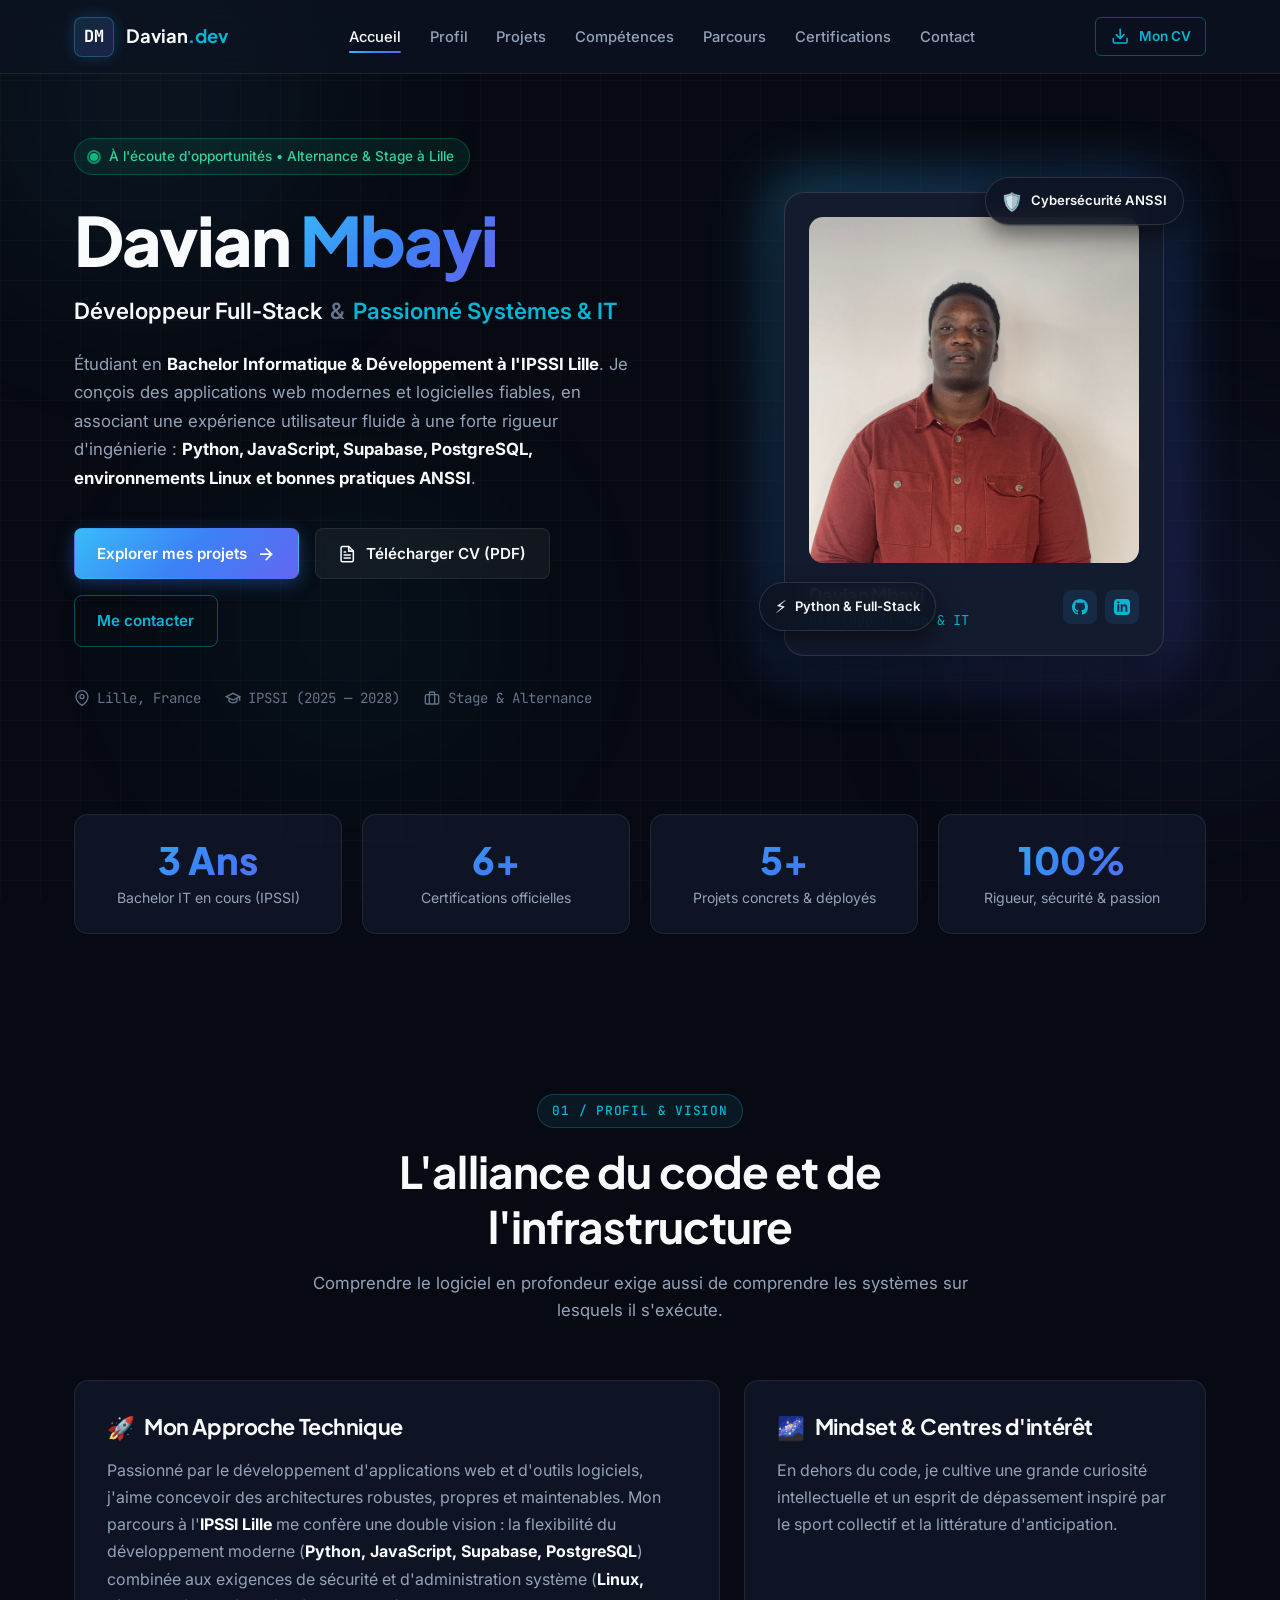
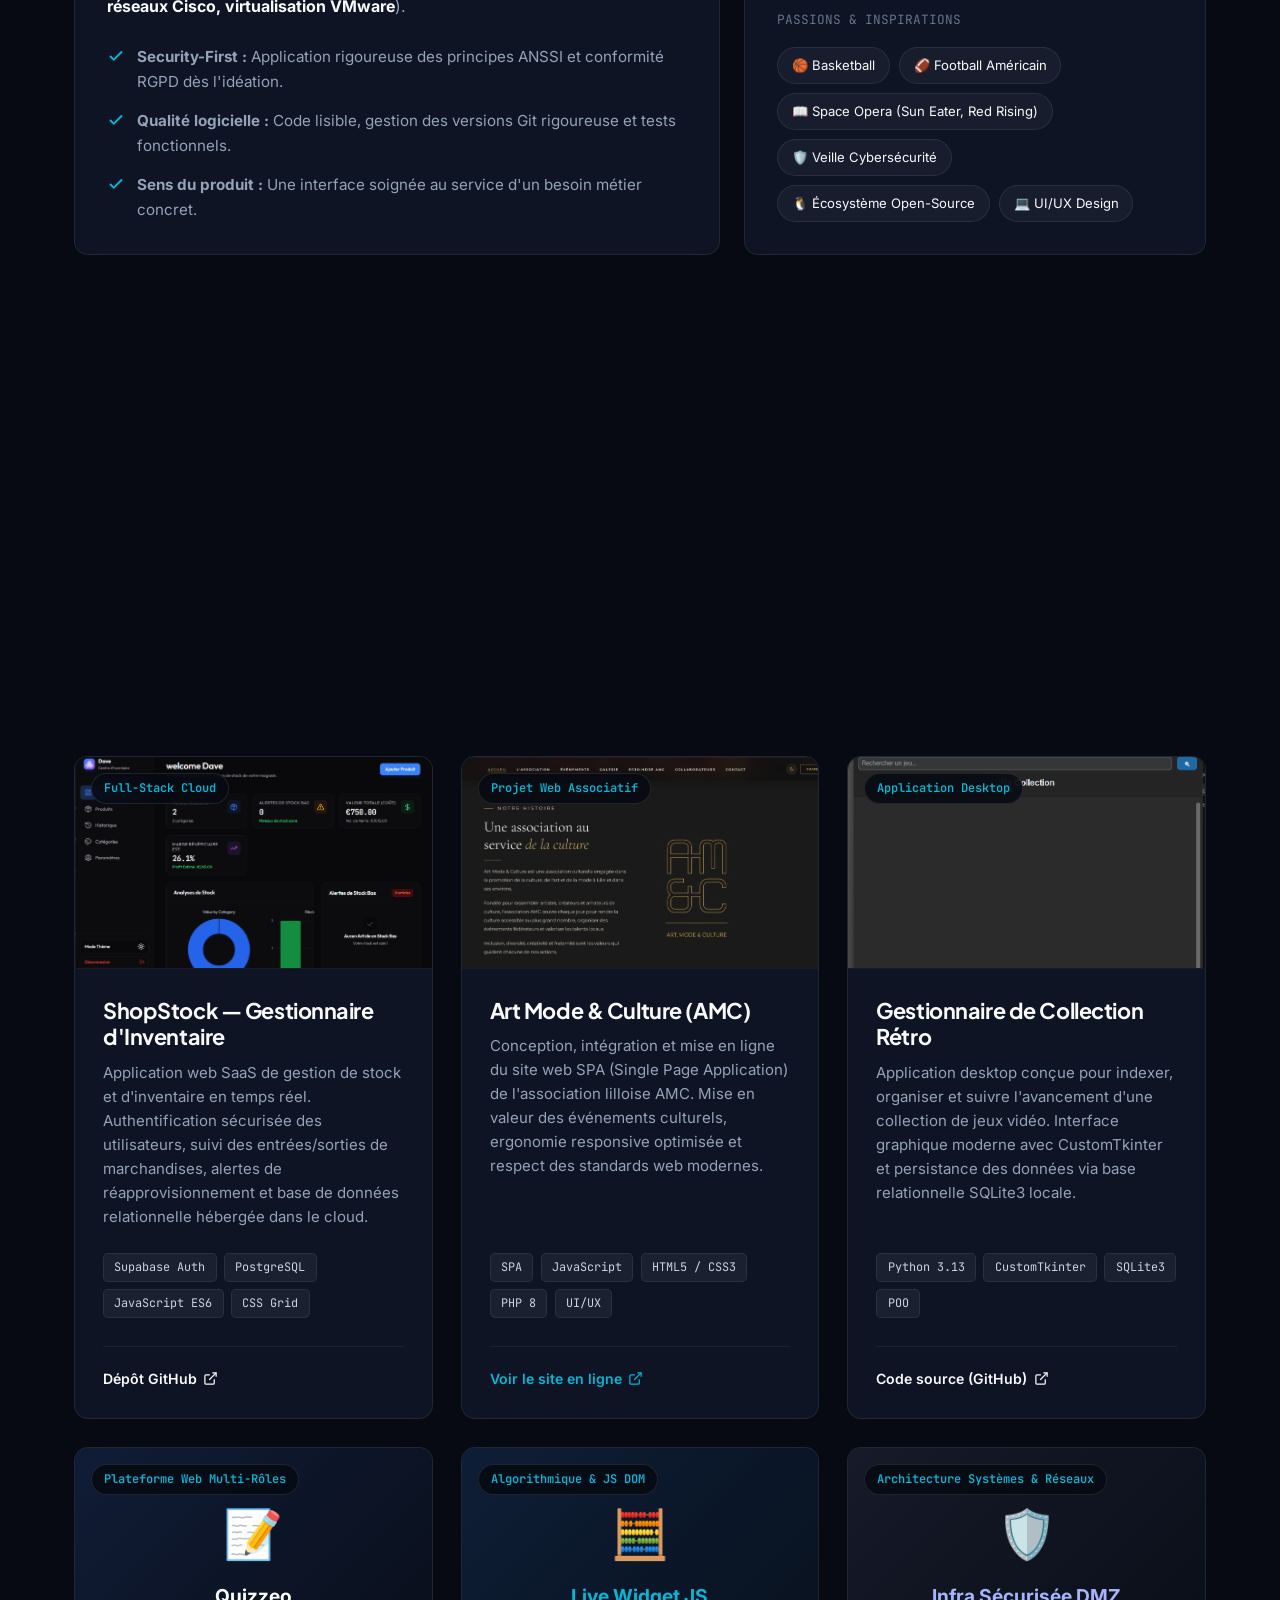
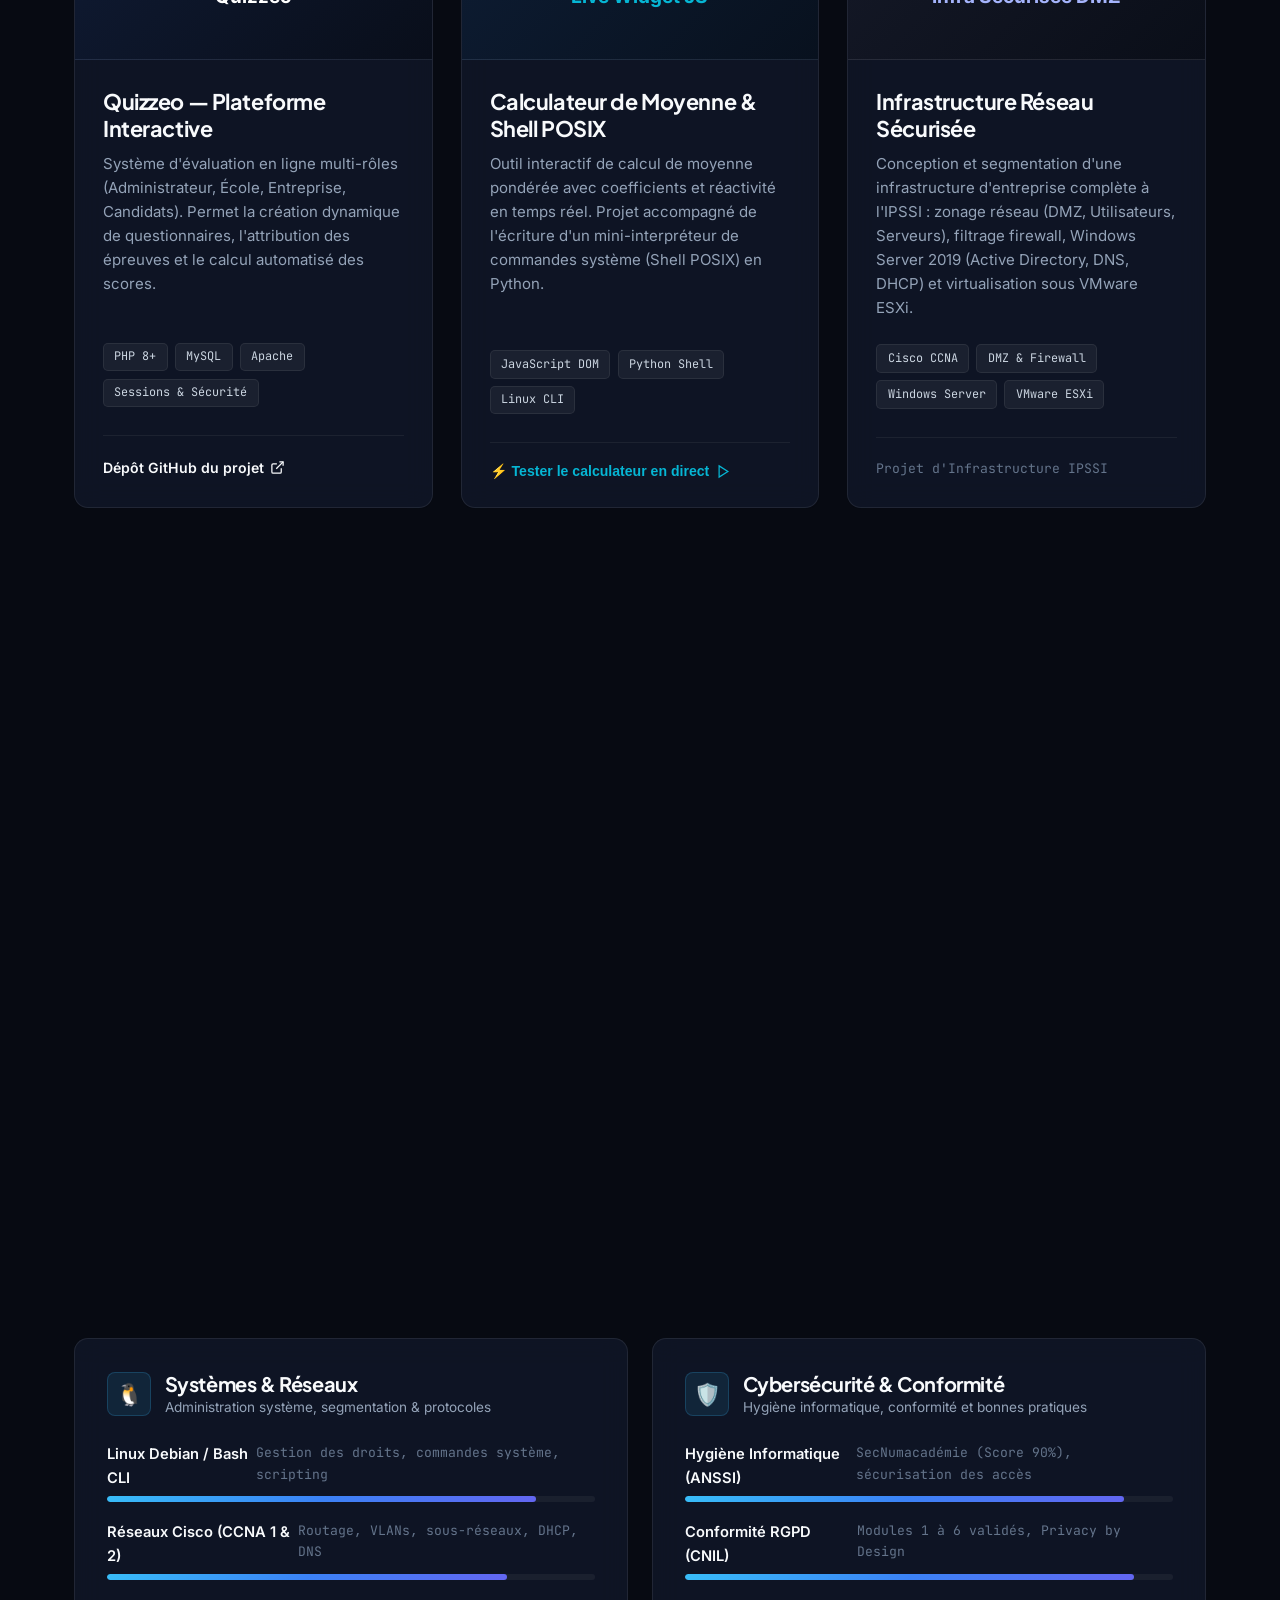
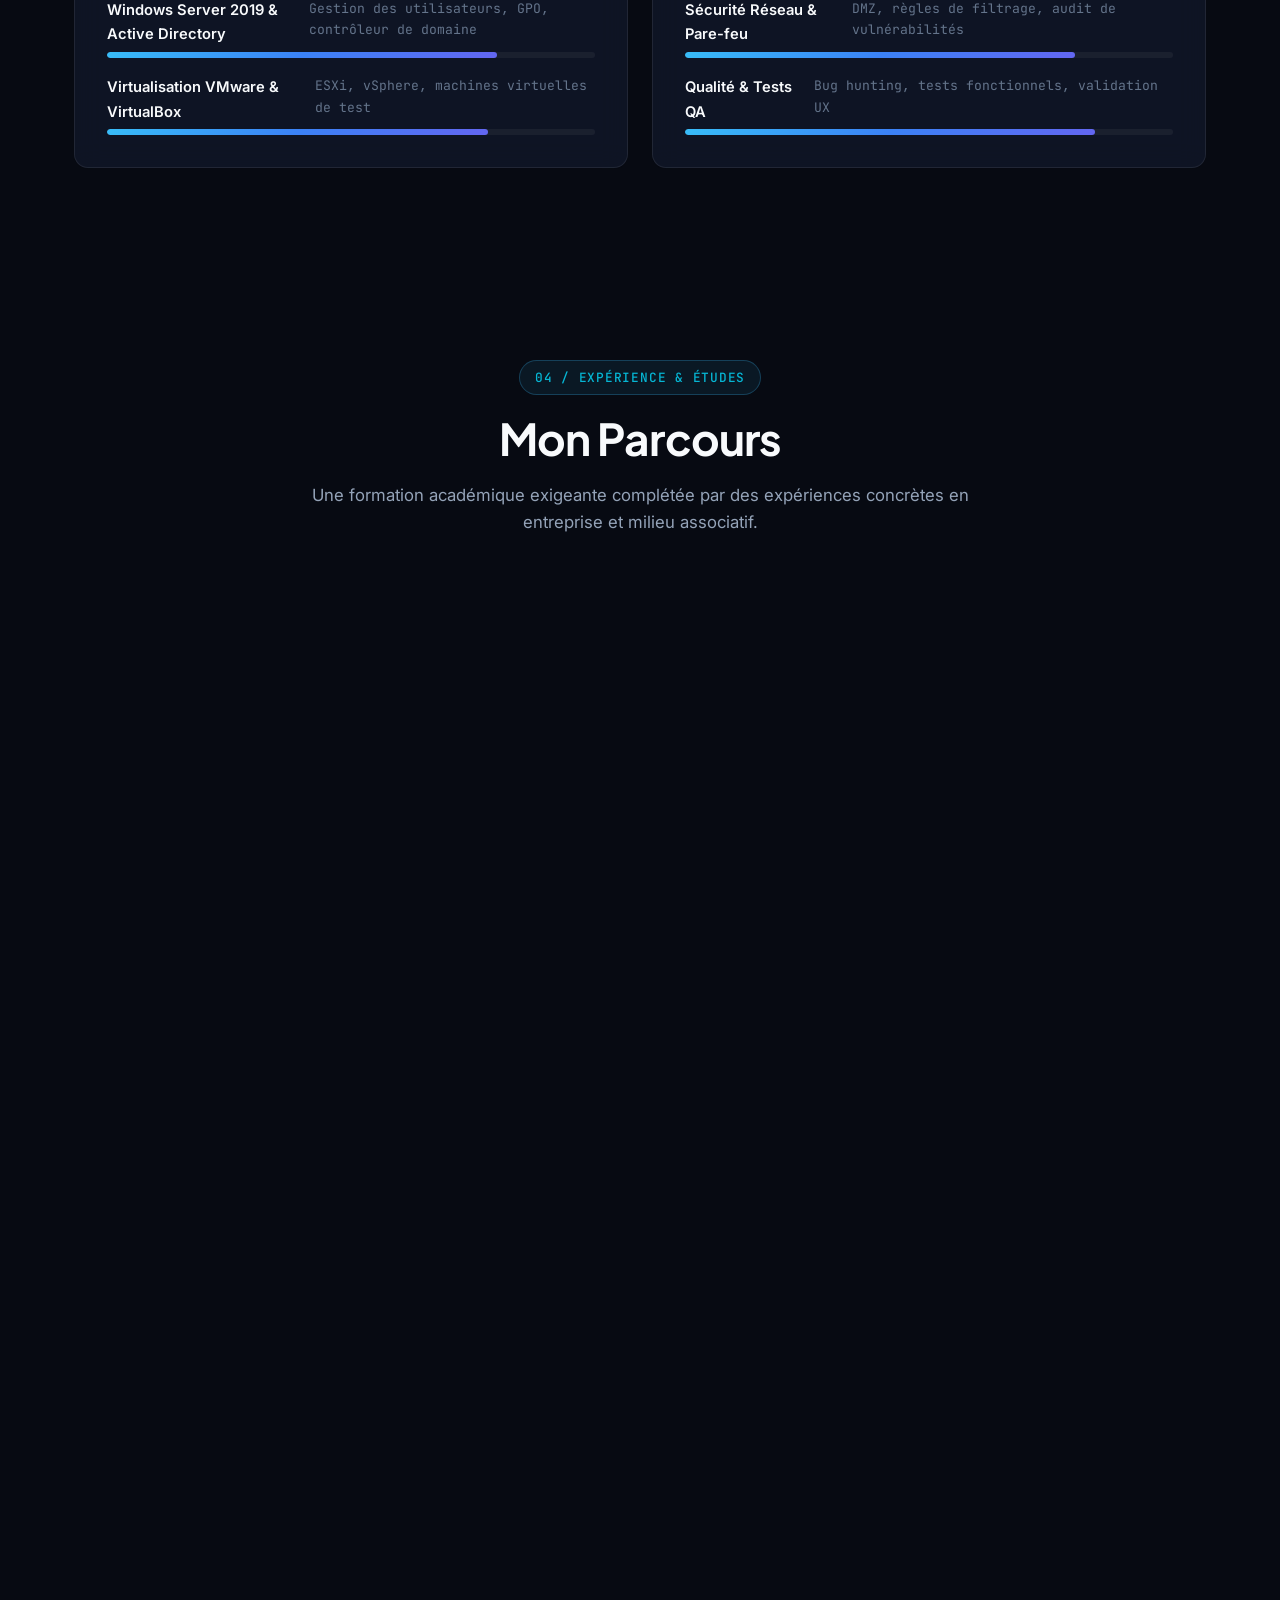
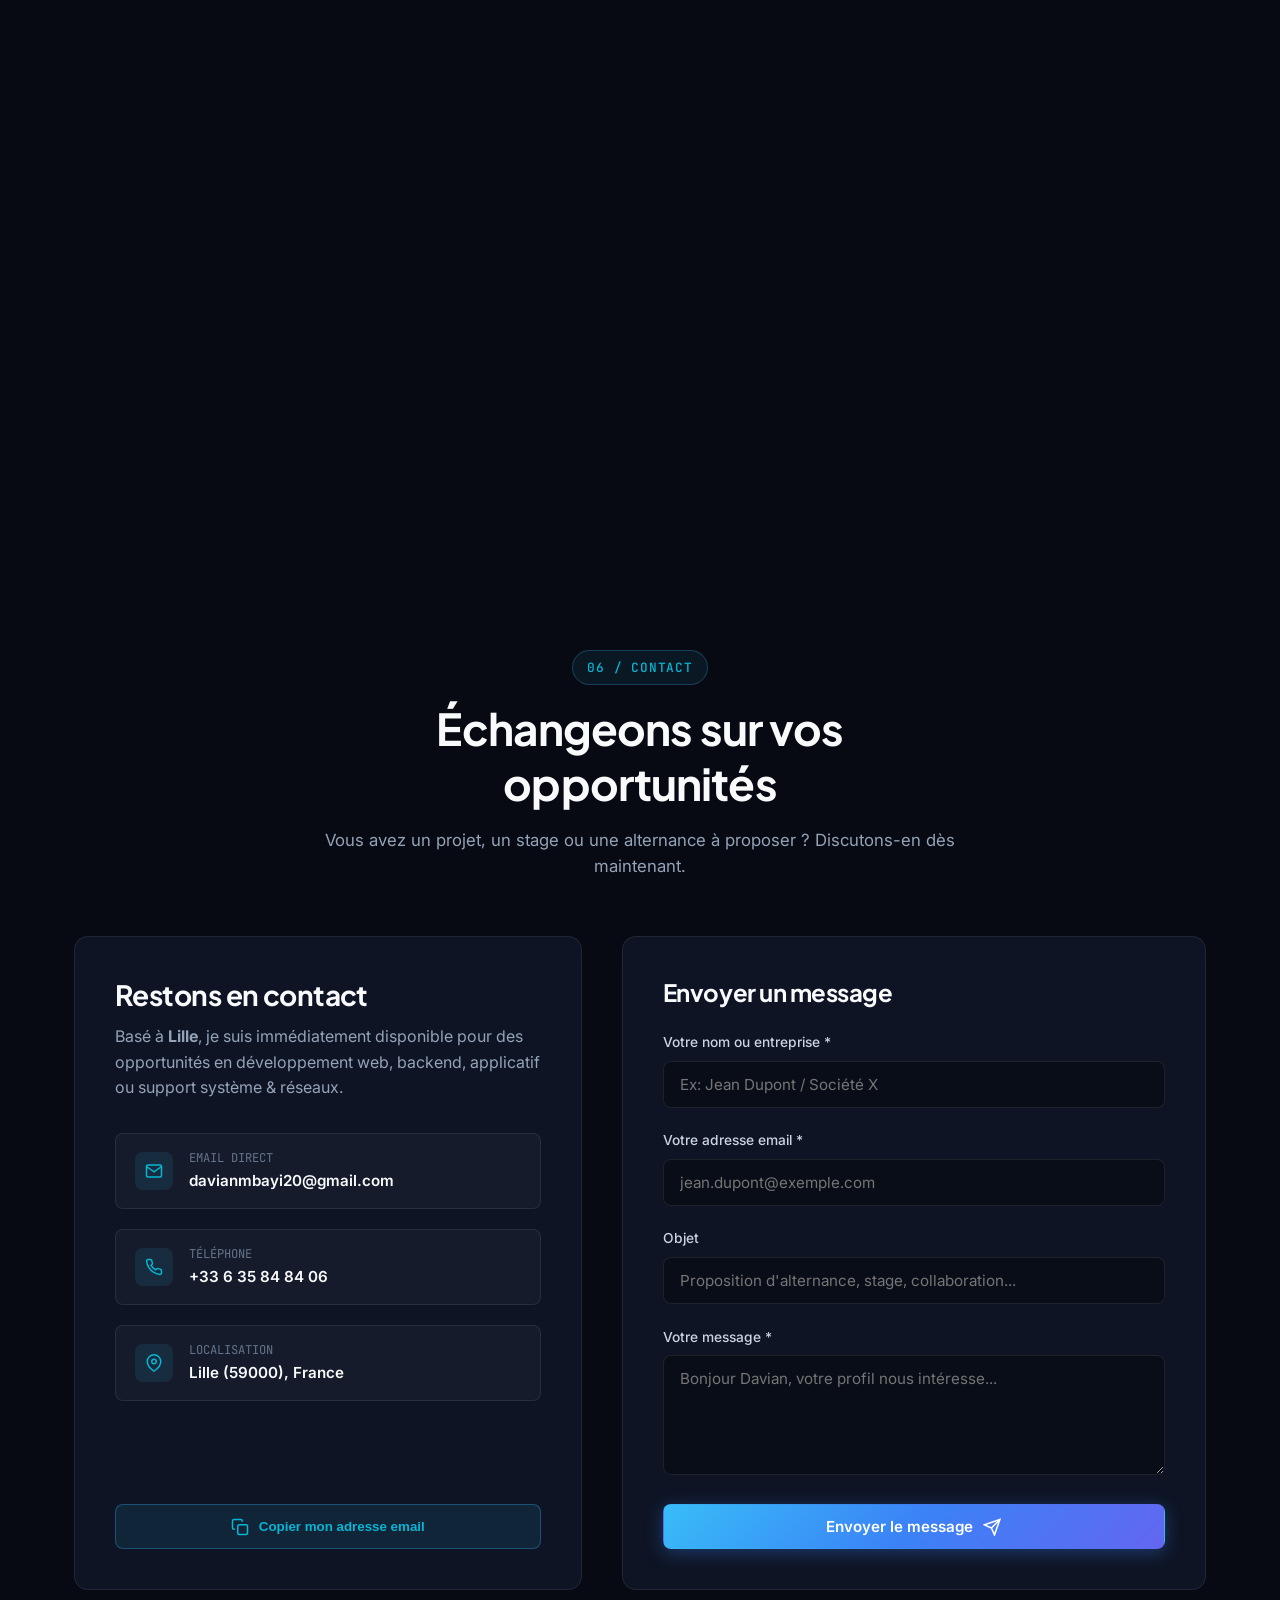
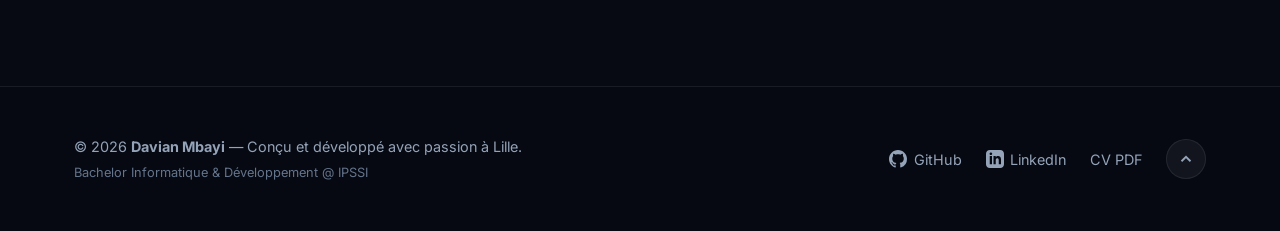
<file: index.html>
<!DOCTYPE html>
<html lang="fr">
<head>
  <meta charset="UTF-8">
  <meta name="viewport" content="width=device-width, initial-scale=1.0">
  <title>Davian Mbayi | Développeur Full-Stack & Technicien Systèmes / IT</title>
  
  <!-- SEO & Meta -->
  <meta name="description" content="Portfolio de Davian Mbayi, étudiant en Bachelor Informatique & Développement à l'IPSSI Lille. Projets Web, Python, Supabase, PostgreSQL, Linux et Cybersécurité ANSSI.">
  <meta name="author" content="Davian Mbayi">
  <meta name="keywords" content="Davian Mbayi, Développeur Web, Python, Linux, Cybersécurité, IPSSI Lille, Supabase, PostgreSQL, Portfolio, Alternance, Stage">
  <meta name="theme-color" content="#070a12">

  <!-- Open Graph / LinkedIn / Discord -->
  <meta property="og:type" content="website">
  <meta property="og:title" content="Davian Mbayi | Développeur Full-Stack & IT">
  <meta property="og:description" content="Découvrez les projets, compétences et certifications de Davian Mbayi (Bachelor Informatique & Développement @ IPSSI Lille).">
  <meta property="og:image" content="Assets/images/avatar.webp">

  <!-- Google Fonts: Plus Jakarta Sans, Inter, JetBrains Mono -->
  <link rel="preconnect" href="https://fonts.googleapis.com">
  <link rel="preconnect" href="https://fonts.gstatic.com" crossorigin>
  <link href="https://fonts.googleapis.com/css2?family=Inter:wght@400;500;600;700&family=JetBrains+Mono:wght@400;500;600&family=Plus+Jakarta+Sans:wght@600;700;800&display=swap" rel="stylesheet">

  <!-- Stylesheet -->
  <link rel="stylesheet" href="style.css">
</head>
<body>

  <!-- Ambient Light Orbs Background -->
  <div class="bg-ambient-layer">
    <div class="ambient-orb orb-1"></div>
    <div class="ambient-orb orb-2"></div>
    <div class="ambient-orb orb-3"></div>
  </div>
  <div class="bg-grid-overlay"></div>

  <!-- Scroll Progress Indicator -->
  <div class="scroll-progress-container">
    <div class="scroll-progress-bar" id="scrollProgressBar"></div>
  </div>

  <!-- ========================================================================
       HEADER / NAVBAR
       ======================================================================== -->
  <header class="navbar">
    <div class="container nav-container">
      <a href="#hero" class="nav-brand" aria-label="Accueil Davian Mbayi">
        <span class="brand-badge">DM</span>
        <span class="brand-text">Davian<span class="dot">.dev</span></span>
      </a>

      <!-- Desktop Navigation Menu -->
      <nav aria-label="Navigation principale">
        <ul class="nav-menu">
          <li><a href="#hero" class="nav-link active">Accueil</a></li>
          <li><a href="#about" class="nav-link">Profil</a></li>
          <li><a href="#projets" class="nav-link">Projets</a></li>
          <li><a href="#stack" class="nav-link">Compétences</a></li>
          <li><a href="#parcours" class="nav-link">Parcours</a></li>
          <li><a href="#certifications" class="nav-link">Certifications</a></li>
          <li><a href="#contact" class="nav-link">Contact</a></li>
        </ul>
      </nav>

      <!-- Nav CTA & Mobile Hamburger -->
      <div class="nav-actions">
        <a href="Assets/cv/CV_Davian_Mbayi_Tech_IT.pdf" target="_blank" class="btn btn-outline btn-sm" download>
          <svg viewBox="0 0 24 24" fill="none" stroke="currentColor" stroke-width="2" stroke-linecap="round" stroke-linejoin="round">
            <path d="M21 15v4a2 2 0 0 1-2 2H5a2 2 0 0 1-2-2v-4"></path>
            <polyline points="7 10 12 15 17 10"></polyline>
            <line x1="12" y1="15" x2="12" y2="3"></line>
          </svg>
          <span>Mon CV</span>
        </a>

        <button class="burger-btn" id="burgerBtn" aria-label="Ouvrir le menu mobile" aria-expanded="false">
          <span class="burger-line"></span>
          <span class="burger-line"></span>
          <span class="burger-line"></span>
        </button>
      </div>
    </div>
  </header>

  <!-- Mobile Drawer Menu -->
  <nav class="mobile-nav" id="mobileNav" aria-label="Menu mobile">
    <a href="#hero" class="mobile-nav-link">Accueil</a>
    <a href="#about" class="mobile-nav-link">Profil & Vision</a>
    <a href="#projets" class="mobile-nav-link">Projets réalisés</a>
    <a href="#stack" class="mobile-nav-link">Stack Technique</a>
    <a href="#parcours" class="mobile-nav-link">Parcours & Stages</a>
    <a href="#certifications" class="mobile-nav-link">Certifications</a>
    <a href="#contact" class="mobile-nav-link">Contact</a>
    <a href="Assets/cv/CV_Davian_Mbayi_Tech_IT.pdf" target="_blank" class="btn btn-primary" style="margin-top: 1rem; width: 100%;">
      Télécharger mon CV (PDF)
    </a>
  </nav>

  <main>
    <!-- ========================================================================
         HERO SECTION
         ======================================================================== -->
    <section class="hero-section" id="hero">
      <div class="container">
        <div class="hero-grid">
          
          <!-- Hero Left Content -->
          <div class="hero-content reveal-item">
            <div class="hero-status-pill">
              <span class="pulse-dot"></span>
              <span>À l'écoute d'opportunités • Alternance & Stage à Lille</span>
            </div>

            <h1 class="hero-title">
              Davian <span class="text-gradient">Mbayi</span>
            </h1>

            <div class="hero-subtitle">
              <span>Développeur Full-Stack</span>
              <span style="color: var(--text-muted);">&amp;</span>
              <span class="highlight">Passionné Systèmes &amp; IT</span>
            </div>

            <p class="hero-bio">
              Étudiant en <strong>Bachelor Informatique &amp; Développement à l'IPSSI Lille</strong>. 
              Je conçois des applications web modernes et logicielles fiables, en associant une expérience utilisateur fluide à une 
              forte rigueur d'ingénierie : <strong>Python, JavaScript, Supabase, PostgreSQL, environnements Linux et bonnes pratiques ANSSI</strong>.
            </p>

            <div class="hero-actions">
              <a href="#projets" class="btn btn-primary">
                <span>Explorer mes projets</span>
                <svg class="arrow-icon" viewBox="0 0 24 24" fill="none" stroke="currentColor" stroke-width="2.2" stroke-linecap="round" stroke-linejoin="round">
                  <line x1="5" y1="12" x2="19" y2="12"></line>
                  <polyline points="12 5 19 12 12 19"></polyline>
                </svg>
              </a>

              <a href="Assets/cv/CV_Davian_Mbayi_Tech_IT.pdf" target="_blank" class="btn btn-secondary">
                <svg viewBox="0 0 24 24" fill="none" stroke="currentColor" stroke-width="2" stroke-linecap="round" stroke-linejoin="round">
                  <path d="M14 2H6a2 2 0 0 0-2 2v16a2 2 0 0 0 2 2h12a2 2 0 0 0 2-2V8z"></path>
                  <polyline points="14 2 14 8 20 8"></polyline>
                  <line x1="16" y1="13" x2="8" y2="13"></line>
                  <line x1="16" y1="17" x2="8" y2="17"></line>
                  <polyline points="10 9 9 9 8 9"></polyline>
                </svg>
                <span>Télécharger CV (PDF)</span>
              </a>

              <a href="#contact" class="btn btn-outline">
                <span>Me contacter</span>
              </a>
            </div>

            <div class="hero-meta-list">
              <div class="hero-meta-item">
                <svg width="16" height="16" viewBox="0 0 24 24" fill="none" stroke="currentColor" stroke-width="2">
                  <path d="M21 10c0 7-9 13-9 13s-9-6-9-13a9 9 0 0 1 18 0z"></path>
                  <circle cx="12" cy="10" r="3"></circle>
                </svg>
                <span>Lille, France</span>
              </div>
              <div class="hero-meta-item">
                <svg width="16" height="16" viewBox="0 0 24 24" fill="none" stroke="currentColor" stroke-width="2">
                  <path d="M22 10v6M2 10l10-5 10 5-10 5z"></path>
                  <path d="M6 12v5c3 3 9 3 12 0v-5"></path>
                </svg>
                <span>IPSSI (2025 — 2028)</span>
              </div>
              <div class="hero-meta-item">
                <svg width="16" height="16" viewBox="0 0 24 24" fill="none" stroke="currentColor" stroke-width="2">
                  <rect x="2" y="7" width="20" height="14" rx="2" ry="2"></rect>
                  <path d="M16 21V5a2 2 0 0 0-2-2h-4a2 2 0 0 0-2 2v16"></path>
                </svg>
                <span>Stage &amp; Alternance</span>
              </div>
            </div>
          </div>

          <!-- Hero Right Visual (Profile Card) -->
          <div class="hero-visual reveal-item">
            <div class="profile-card-wrap">
              <div class="profile-card-aura"></div>
              
              <!-- Floating Pill 1 -->
              <div class="floating-badge badge-top-right">
                <span style="font-size: 1.1rem;">🛡️</span>
                <span>Cybersécurité ANSSI</span>
              </div>

              <!-- Profile Card Body -->
              <div class="profile-card">
                <div class="profile-img-container">
                  <img src="Assets/images/avatar.webp" alt="Davian Mbayi" class="profile-img">
                </div>
                <div class="profile-card-footer">
                  <div class="profile-info">
                    <h3>Davian Mbayi</h3>
                    <p>Développeur Web &amp; IT</p>
                  </div>
                  <div class="social-mini-links" style="display: flex; gap: 0.5rem;">
                    <a href="https://github.com/Davian-Mbayi" target="_blank" class="contact-icon-box" style="width:34px; height:34px;" title="GitHub">
                      <svg width="16" height="16" viewBox="0 0 24 24" fill="currentColor">
                        <path d="M12 0C5.37 0 0 5.37 0 12c0 5.31 3.435 9.795 8.205 11.385.6.105.825-.255.825-.57 0-.285-.015-1.23-.015-2.235-3.015.555-3.795-.735-4.035-1.41-.135-.345-.72-1.41-1.23-1.695-.42-.225-1.02-.78-.015-.795.945-.015 1.62.87 1.845 1.23 1.08 1.815 2.805 1.305 3.495.99.105-.78.42-1.305.765-1.605-2.67-.3-5.46-1.335-5.46-5.925 0-1.305.465-2.385 1.23-3.225-.12-.3-.54-1.53.12-3.18 0 0 1.005-.315 3.3 1.23.96-.27 1.98-.405 3-.405s2.04.135 3 .405c2.295-1.56 3.3-1.23 3.3-1.23.66 1.65.24 2.88.12 3.18.765.84 1.23 1.905 1.23 3.225 0 4.605-2.805 5.625-5.475 5.925.435.375.81 1.095.81 2.22 0 1.605-.015 2.895-.015 3.3 0 .315.225.69.825.57A12.02 12.02 0 0 0 24 12c0-6.63-5.37-12-12-12z"/>
                      </svg>
                    </a>
                    <a href="https://www.linkedin.com/in/davian-mbayi-ndiku-647b92385/" target="_blank" class="contact-icon-box" style="width:34px; height:34px;" title="LinkedIn">
                      <svg width="16" height="16" viewBox="0 0 24 24" fill="currentColor">
                        <path d="M19 0h-14c-2.761 0-5 2.239-5 5v14c0 2.761 2.239 5 5 5h14c2.762 0 5-2.239 5-5v-14c0-2.761-2.238-5-5-5zm-11 19h-3v-11h3v11zm-1.5-12.268c-.966 0-1.75-.79-1.75-1.764s.784-1.764 1.75-1.764 1.75.79 1.75 1.764-.783 1.764-1.75 1.764zm13.5 12.268h-3v-5.604c0-3.368-4-3.113-4 0v5.604h-3v-11h3v1.765c1.396-2.586 7-2.777 7 2.476v6.759z"/>
                      </svg>
                    </a>
                  </div>
                </div>
              </div>

              <!-- Floating Pill 2 -->
              <div class="floating-badge badge-bottom-left">
                <span style="font-size: 1.1rem;">⚡</span>
                <span>Python &amp; Full-Stack</span>
              </div>
            </div>
          </div>

        </div>
      </div>
    </section>

    <!-- ========================================================================
         KEY METRICS BANNER
         ======================================================================== -->
    <section class="metrics-section">
      <div class="container">
        <div class="metrics-grid">
          <div class="metric-card reveal-item">
            <div class="metric-number text-gradient">3 Ans</div>
            <div class="metric-label">Bachelor IT en cours (IPSSI)</div>
          </div>
          <div class="metric-card reveal-item">
            <div class="metric-number text-gradient">6+</div>
            <div class="metric-label">Certifications officielles</div>
          </div>
          <div class="metric-card reveal-item">
            <div class="metric-number text-gradient">5+</div>
            <div class="metric-label">Projets concrets &amp; déployés</div>
          </div>
          <div class="metric-card reveal-item">
            <div class="metric-number text-gradient">100%</div>
            <div class="metric-label">Rigueur, sécurité &amp; passion</div>
          </div>
        </div>
      </div>
    </section>

    <!-- ========================================================================
         SECTION À PROPOS & BENTO
         ======================================================================== -->
    <section class="section" id="about">
      <div class="container">
        <div class="section-header reveal-item">
          <span class="section-pill">01 / PROFIL &amp; VISION</span>
          <h2 class="section-title">L'alliance du code et de l'infrastructure</h2>
          <p class="section-desc">
            Comprendre le logiciel en profondeur exige aussi de comprendre les systèmes sur lesquels il s'exécute.
          </p>
        </div>

        <div class="bento-about-grid">
          
          <!-- Box 1: Approche & Vision -->
          <div class="card-base bento-box reveal-item">
            <div>
              <h3 class="bento-box-title">
                <span class="icon">🚀</span> Mon Approche Technique
              </h3>
              <p class="bento-text">
                Passionné par le développement d'applications web et d'outils logiciels, j'aime concevoir des architectures
                robustes, propres et maintenables. Mon parcours à l'<strong>IPSSI Lille</strong> me confère une double vision :
                la flexibilité du développement moderne (<strong>Python, JavaScript, Supabase, PostgreSQL</strong>) combinée aux
                exigences de sécurité et d'administration système (<strong>Linux, réseaux Cisco, virtualisation VMware</strong>).
              </p>
            </div>
            <ul class="values-list">
              <li>
                <svg viewBox="0 0 24 24" fill="none" stroke="currentColor" stroke-width="2.5"><polyline points="20 6 9 17 4 12"></polyline></svg>
                <span><strong>Security-First :</strong> Application rigoureuse des principes ANSSI et conformité RGPD dès l'idéation.</span>
              </li>
              <li>
                <svg viewBox="0 0 24 24" fill="none" stroke="currentColor" stroke-width="2.5"><polyline points="20 6 9 17 4 12"></polyline></svg>
                <span><strong>Qualité logicielle :</strong> Code lisible, gestion des versions Git rigoureuse et tests fonctionnels.</span>
              </li>
              <li>
                <svg viewBox="0 0 24 24" fill="none" stroke="currentColor" stroke-width="2.5"><polyline points="20 6 9 17 4 12"></polyline></svg>
                <span><strong>Sens du produit :</strong> Une interface soignée au service d'un besoin métier concret.</span>
              </li>
            </ul>
          </div>

          <!-- Box 2: Centres d'intérêt & Personnalité -->
          <div class="card-base bento-box reveal-item">
            <div>
              <h3 class="bento-box-title">
                <span class="icon">🌌</span> Mindset &amp; Centres d'intérêt
              </h3>
              <p class="bento-text">
                En dehors du code, je cultive une grande curiosité intellectuelle et un esprit de dépassement inspiré par le sport
                collectif et la littérature d'anticipation.
              </p>
            </div>
            <div>
              <span class="code-font" style="font-size: 0.8rem; color: var(--text-muted); text-transform: uppercase;">Passions &amp; Inspirations</span>
              <div class="interest-chips">
                <span class="chip">🏀 Basketball</span>
                <span class="chip">🏈 Football Américain</span>
                <span class="chip">📖 Space Opera (Sun Eater, Red Rising)</span>
                <span class="chip">🛡️ Veille Cybersécurité</span>
                <span class="chip">🐧 Écosystème Open-Source</span>
                <span class="chip">💻 UI/UX Design</span>
              </div>
            </div>
          </div>

        </div>
      </div>
    </section>

    <!-- ========================================================================
         SECTION PROJETS SÉLECTIONNÉS
         ======================================================================== -->
    <section class="section" id="projets">
      <div class="container">
        <div class="section-header reveal-item">
          <span class="section-pill">02 / PORTFOLIO</span>
          <h2 class="section-title">Ce que j'ai développé &amp; déployé</h2>
          <p class="section-desc">
            Des applications web complètes, des outils système en Python et des projets en conditions réelles.
          </p>
        </div>

        <!-- Filter Buttons -->
        <div class="projects-filter-bar reveal-item">
          <button class="filter-btn active" data-filter="all">Tous les projets</button>
          <button class="filter-btn" data-filter="web">Web &amp; Full-Stack</button>
          <button class="filter-btn" data-filter="python">Python &amp; Desktop</button>
          <button class="filter-btn" data-filter="system">Systèmes &amp; Réseaux</button>
        </div>

        <!-- Projects Grid -->
        <div class="projects-grid">

          <!-- Projet 1 : ShopStock -->
          <article class="card-base project-card reveal-item" data-category="web">
            <div class="project-img-wrapper">
              <span class="project-type-tag">Full-Stack Cloud</span>
              <img src="Assets/images/projects/shopstock.webp" alt="Interface ShopStock Gestion de stock" class="project-thumbnail" loading="lazy">
            </div>
            <div class="project-body">
              <h3 class="project-title">ShopStock — Gestionnaire d'Inventaire</h3>
              <p class="project-desc">
                Application web SaaS de gestion de stock et d'inventaire en temps réel. Authentification sécurisée des utilisateurs,
                suivi des entrées/sorties de marchandises, alertes de réapprovisionnement et base de données relationnelle hébergée dans le cloud.
              </p>
              <div class="project-tags">
                <span class="tech-tag">Supabase Auth</span>
                <span class="tech-tag">PostgreSQL</span>
                <span class="tech-tag">JavaScript ES6</span>
                <span class="tech-tag">CSS Grid</span>
              </div>
              <div class="project-actions">
                <a href="https://github.com/Davian-Mbayi" target="_blank" class="link-btn">
                  <span>Dépôt GitHub</span>
                  <svg viewBox="0 0 24 24" fill="none" stroke="currentColor" stroke-width="2"><path d="M18 13v6a2 2 0 0 1-2 2H5a2 2 0 0 1-2-2V8a2 2 0 0 1 2-2h6"></path><polyline points="15 3 21 3 21 9"></polyline><line x1="10" y1="14" x2="21" y2="3"></line></svg>
                </a>
              </div>
            </div>
          </article>

          <!-- Projet 2 : Art Mode et Culture -->
          <article class="card-base project-card reveal-item" data-category="web">
            <div class="project-img-wrapper">
              <span class="project-type-tag">Projet Web Associatif</span>
              <img src="Assets/images/projects/art-mode-culture.webp" alt="Site Web Art Mode et Culture" class="project-thumbnail" loading="lazy">
            </div>
            <div class="project-body">
              <h3 class="project-title">Art Mode &amp; Culture (AMC)</h3>
              <p class="project-desc">
                Conception, intégration et mise en ligne du site web SPA (Single Page Application) de l'association lilloise AMC.
                Mise en valeur des événements culturels, ergonomie responsive optimisée et respect des standards web modernes.
              </p>
              <div class="project-tags">
                <span class="tech-tag">SPA</span>
                <span class="tech-tag">JavaScript</span>
                <span class="tech-tag">HTML5 / CSS3</span>
                <span class="tech-tag">PHP 8</span>
                <span class="tech-tag">UI/UX</span>
              </div>
              <div class="project-actions">
                <a href="https://www.artmodeetculture.com/" target="_blank" class="link-btn" style="color: var(--accent-cyan);">
                  <span>Voir le site en ligne</span>
                  <svg viewBox="0 0 24 24" fill="none" stroke="currentColor" stroke-width="2"><path d="M18 13v6a2 2 0 0 1-2 2H5a2 2 0 0 1-2-2V8a2 2 0 0 1 2-2h6"></path><polyline points="15 3 21 3 21 9"></polyline><line x1="10" y1="14" x2="21" y2="3"></line></svg>
                </a>
              </div>
            </div>
          </article>

          <!-- Projet 3 : Gestionnaire de Collection Rétro -->
          <article class="card-base project-card reveal-item" data-category="python">
            <div class="project-img-wrapper">
              <span class="project-type-tag">Application Desktop</span>
              <img src="Assets/images/projects/gestionnaire-jeux.webp" alt="Gestionnaire de Collection de Jeux Vidéo" class="project-thumbnail" loading="lazy">
            </div>
            <div class="project-body">
              <h3 class="project-title">Gestionnaire de Collection Rétro</h3>
              <p class="project-desc">
                Application desktop conçue pour indexer, organiser et suivre l'avancement d'une collection de jeux vidéo.
                Interface graphique moderne avec CustomTkinter et persistance des données via base relationnelle SQLite3 locale.
              </p>
              <div class="project-tags">
                <span class="tech-tag">Python 3.13</span>
                <span class="tech-tag">CustomTkinter</span>
                <span class="tech-tag">SQLite3</span>
                <span class="tech-tag">POO</span>
              </div>
              <div class="project-actions">
                <a href="https://github.com/Davian-Mbayi/Gestionnaire-Collection.git" target="_blank" class="link-btn">
                  <span>Code source (GitHub)</span>
                  <svg viewBox="0 0 24 24" fill="none" stroke="currentColor" stroke-width="2"><path d="M18 13v6a2 2 0 0 1-2 2H5a2 2 0 0 1-2-2V8a2 2 0 0 1 2-2h6"></path><polyline points="15 3 21 3 21 9"></polyline><line x1="10" y1="14" x2="21" y2="3"></line></svg>
                </a>
              </div>
            </div>
          </article>

          <!-- Projet 4 : Quizzeo -->
          <article class="card-base project-card reveal-item" data-category="web">
            <div class="project-img-wrapper" style="display:flex; align-items:center; justify-content:center; background: linear-gradient(135deg, #101c36, #090e1a);">
              <span class="project-type-tag">Plateforme Web Multi-Rôles</span>
              <div style="text-align: center; padding: 2rem;">
                <span style="font-size: 3rem;">📝</span>
                <div style="font-weight: 700; font-size: 1.2rem; color: #fff; margin-top: 0.5rem;">Quizzeo</div>
              </div>
            </div>
            <div class="project-body">
              <h3 class="project-title">Quizzeo — Plateforme Interactive</h3>
              <p class="project-desc">
                Système d'évaluation en ligne multi-rôles (Administrateur, École, Entreprise, Candidats). Permet la création dynamique
                de questionnaires, l'attribution des épreuves et le calcul automatisé des scores.
              </p>
              <div class="project-tags">
                <span class="tech-tag">PHP 8+</span>
                <span class="tech-tag">MySQL</span>
                <span class="tech-tag">Apache</span>
                <span class="tech-tag">Sessions &amp; Sécurité</span>
              </div>
              <div class="project-actions">
                <a href="https://github.com/ImadAtouani/Quizzeo" target="_blank" class="link-btn">
                  <span>Dépôt GitHub du projet</span>
                  <svg viewBox="0 0 24 24" fill="none" stroke="currentColor" stroke-width="2"><path d="M18 13v6a2 2 0 0 1-2 2H5a2 2 0 0 1-2-2V8a2 2 0 0 1 2-2h6"></path><polyline points="15 3 21 3 21 9"></polyline><line x1="10" y1="14" x2="21" y2="3"></line></svg>
                </a>
              </div>
            </div>
          </article>

          <!-- Projet 5 : Calculateur & Mini Shell -->
          <article class="card-base project-card reveal-item" data-category="web python system">
            <div class="project-img-wrapper" style="display:flex; align-items:center; justify-content:center; background: linear-gradient(135deg, #0e1e36, #08111e);">
              <span class="project-type-tag">Algorithmique &amp; JS DOM</span>
              <div style="text-align: center; padding: 2rem;">
                <span style="font-size: 3rem;">🧮</span>
                <div style="font-weight: 700; font-size: 1.2rem; color: var(--accent-cyan); margin-top: 0.5rem;">Live Widget JS</div>
              </div>
            </div>
            <div class="project-body">
              <h3 class="project-title">Calculateur de Moyenne &amp; Shell POSIX</h3>
              <p class="project-desc">
                Outil interactif de calcul de moyenne pondérée avec coefficients et réactivité en temps réel. Projet accompagné de l'écriture
                d'un mini-interpréteur de commandes système (Shell POSIX) en Python.
              </p>
              <div class="project-tags">
                <span class="tech-tag">JavaScript DOM</span>
                <span class="tech-tag">Python Shell</span>
                <span class="tech-tag">Linux CLI</span>
              </div>
              <div class="project-actions">
                <button class="link-btn open-calc-btn" style="background: none; border: none; cursor: pointer; color: var(--accent-cyan);">
                  <span>⚡ Tester le calculateur en direct</span>
                  <svg viewBox="0 0 24 24" fill="none" stroke="currentColor" stroke-width="2"><polygon points="5 3 19 12 5 21 5 3"></polygon></svg>
                </button>
              </div>
            </div>
          </article>

          <!-- Projet 6 : Infrastructure Réseau Sécurisée -->
          <article class="card-base project-card reveal-item" data-category="system">
            <div class="project-img-wrapper" style="display:flex; align-items:center; justify-content:center; background: linear-gradient(135deg, #161a29, #0a0e18);">
              <span class="project-type-tag">Architecture Systèmes &amp; Réseaux</span>
              <div style="text-align: center; padding: 2rem;">
                <span style="font-size: 3rem;">🛡️</span>
                <div style="font-weight: 700; font-size: 1.2rem; color: #a5b4fc; margin-top: 0.5rem;">Infra Sécurisée DMZ</div>
              </div>
            </div>
            <div class="project-body">
              <h3 class="project-title">Infrastructure Réseau Sécurisée</h3>
              <p class="project-desc">
                Conception et segmentation d'une infrastructure d'entreprise complète à l'IPSSI : zonage réseau (DMZ, Utilisateurs, Serveurs),
                filtrage firewall, Windows Server 2019 (Active Directory, DNS, DHCP) et virtualisation sous VMware ESXi.
              </p>
              <div class="project-tags">
                <span class="tech-tag">Cisco CCNA</span>
                <span class="tech-tag">DMZ &amp; Firewall</span>
                <span class="tech-tag">Windows Server</span>
                <span class="tech-tag">VMware ESXi</span>
              </div>
              <div class="project-actions">
                <span class="code-font" style="font-size: 0.82rem; color: var(--text-muted);">Projet d'Infrastructure IPSSI</span>
              </div>
            </div>
          </article>

        </div>
      </div>
    </section>

    <!-- ========================================================================
         SECTION COMPÉTENCES TECHNIQUES (STACK BENTO)
         ======================================================================== -->
    <section class="section" id="stack">
      <div class="container">
        <div class="section-header reveal-item">
          <span class="section-pill">03 / COMPÉTENCES</span>
          <h2 class="section-title">Tech Stack &amp; Environnement</h2>
          <p class="section-desc">
            Un aperçu structuré des technologies et méthodologies que je maîtrise et pratique au quotidien.
          </p>
        </div>

        <div class="stack-grid">
          
          <!-- Card 1 : Dév Web & Applicatif -->
          <div class="card-base stack-card reveal-item">
            <div class="stack-header">
              <div class="stack-icon-wrap">💻</div>
              <div>
                <h3>Développement Web &amp; Logiciel</h3>
                <p style="font-size: 0.85rem;">Conception applicative moderne, frontend &amp; backend</p>
              </div>
            </div>
            <div class="stack-skills-list">
              <div class="skill-item">
                <div class="skill-meta">
                  <span class="skill-name">Python 3.13</span>
                  <span class="skill-detail">POO, Scripting, CustomTkinter</span>
                </div>
                <div class="skill-bar-track"><div class="skill-bar-fill" style="width: 90%;"></div></div>
              </div>
              <div class="skill-item">
                <div class="skill-meta">
                  <span class="skill-name">JavaScript (ES6+)</span>
                  <span class="skill-detail">DOM dynamique, Asynchrone, SPA</span>
                </div>
                <div class="skill-bar-track"><div class="skill-bar-fill" style="width: 85%;"></div></div>
              </div>
              <div class="skill-item">
                <div class="skill-meta">
                  <span class="skill-name">HTML5 sémantique &amp; CSS3</span>
                  <span class="skill-detail">Flexbox, CSS Grid, Responsive Design</span>
                </div>
                <div class="skill-bar-track"><div class="skill-bar-fill" style="width: 92%;"></div></div>
              </div>
              <div class="skill-item">
                <div class="skill-meta">
                  <span class="skill-name">PHP 8+ &amp; C / C#</span>
                  <span class="skill-detail">Logique serveur, architectures modulaires</span>
                </div>
                <div class="skill-bar-track"><div class="skill-bar-fill" style="width: 78%;"></div></div>
              </div>
            </div>
          </div>

          <!-- Card 2 : Bases de données, BaaS & DevOps -->
          <div class="card-base stack-card reveal-item">
            <div class="stack-header">
              <div class="stack-icon-wrap">🗄️</div>
              <div>
                <h3>Bases de données &amp; DevOps</h3>
                <p style="font-size: 0.85rem;">Gestion des données, persistance et conteneurs</p>
              </div>
            </div>
            <div class="stack-skills-list">
              <div class="skill-item">
                <div class="skill-meta">
                  <span class="skill-name">SQL (PostgreSQL, MySQL, SQLite3)</span>
                  <span class="skill-detail">Modélisation relationnelle, requêtes complexes</span>
                </div>
                <div class="skill-bar-track"><div class="skill-bar-fill" style="width: 88%;"></div></div>
              </div>
              <div class="skill-item">
                <div class="skill-meta">
                  <span class="skill-name">Supabase (BaaS)</span>
                  <span class="skill-detail">Auth, Row Level Security, Realtime Database</span>
                </div>
                <div class="skill-bar-track"><div class="skill-bar-fill" style="width: 85%;"></div></div>
              </div>
              <div class="skill-item">
                <div class="skill-meta">
                  <span class="skill-name">Git &amp; GitHub</span>
                  <span class="skill-detail">Workflow Git, branches, commits conventionnels</span>
                </div>
                <div class="skill-bar-track"><div class="skill-bar-fill" style="width: 90%;"></div></div>
              </div>
              <div class="skill-item">
                <div class="skill-meta">
                  <span class="skill-name">Docker &amp; Serveur Apache</span>
                  <span class="skill-detail">Conteneurs applicatifs, déploiement local</span>
                </div>
                <div class="skill-bar-track"><div class="skill-bar-fill" style="width: 75%;"></div></div>
              </div>
            </div>
          </div>

          <!-- Card 3 : Systèmes & Réseaux -->
          <div class="card-base stack-card reveal-item">
            <div class="stack-header">
              <div class="stack-icon-wrap">🐧</div>
              <div>
                <h3>Systèmes &amp; Réseaux</h3>
                <p style="font-size: 0.85rem;">Administration système, segmentation &amp; protocoles</p>
              </div>
            </div>
            <div class="stack-skills-list">
              <div class="skill-item">
                <div class="skill-meta">
                  <span class="skill-name">Linux Debian / Bash CLI</span>
                  <span class="skill-detail">Gestion des droits, commandes système, scripting</span>
                </div>
                <div class="skill-bar-track"><div class="skill-bar-fill" style="width: 88%;"></div></div>
              </div>
              <div class="skill-item">
                <div class="skill-meta">
                  <span class="skill-name">Réseaux Cisco (CCNA 1 &amp; 2)</span>
                  <span class="skill-detail">Routage, VLANs, sous-réseaux, DHCP, DNS</span>
                </div>
                <div class="skill-bar-track"><div class="skill-bar-fill" style="width: 82%;"></div></div>
              </div>
              <div class="skill-item">
                <div class="skill-meta">
                  <span class="skill-name">Windows Server 2019 &amp; Active Directory</span>
                  <span class="skill-detail">Gestion des utilisateurs, GPO, contrôleur de domaine</span>
                </div>
                <div class="skill-bar-track"><div class="skill-bar-fill" style="width: 80%;"></div></div>
              </div>
              <div class="skill-item">
                <div class="skill-meta">
                  <span class="skill-name">Virtualisation VMware &amp; VirtualBox</span>
                  <span class="skill-detail">ESXi, vSphere, machines virtuelles de test</span>
                </div>
                <div class="skill-bar-track"><div class="skill-bar-fill" style="width: 78%;"></div></div>
              </div>
            </div>
          </div>

          <!-- Card 4 : Cybersécurité & Conformité -->
          <div class="card-base stack-card reveal-item">
            <div class="stack-header">
              <div class="stack-icon-wrap">🛡️</div>
              <div>
                <h3>Cybersécurité &amp; Conformité</h3>
                <p style="font-size: 0.85rem;">Hygiène informatique, conformité et bonnes pratiques</p>
              </div>
            </div>
            <div class="stack-skills-list">
              <div class="skill-item">
                <div class="skill-meta">
                  <span class="skill-name">Hygiène Informatique (ANSSI)</span>
                  <span class="skill-detail">SecNumacadémie (Score 90%), sécurisation des accès</span>
                </div>
                <div class="skill-bar-track"><div class="skill-bar-fill" style="width: 90%;"></div></div>
              </div>
              <div class="skill-item">
                <div class="skill-meta">
                  <span class="skill-name">Conformité RGPD (CNIL)</span>
                  <span class="skill-detail">Modules 1 à 6 validés, Privacy by Design</span>
                </div>
                <div class="skill-bar-track"><div class="skill-bar-fill" style="width: 92%;"></div></div>
              </div>
              <div class="skill-item">
                <div class="skill-meta">
                  <span class="skill-name">Sécurité Réseau &amp; Pare-feu</span>
                  <span class="skill-detail">DMZ, règles de filtrage, audit de vulnérabilités</span>
                </div>
                <div class="skill-bar-track"><div class="skill-bar-fill" style="width: 80%;"></div></div>
              </div>
              <div class="skill-item">
                <div class="skill-meta">
                  <span class="skill-name">Qualité &amp; Tests QA</span>
                  <span class="skill-detail">Bug hunting, tests fonctionnels, validation UX</span>
                </div>
                <div class="skill-bar-track"><div class="skill-bar-fill" style="width: 84%;"></div></div>
              </div>
            </div>
          </div>

        </div>
      </div>
    </section>

    <!-- ========================================================================
         SECTION PARCOURS & EXPÉRIENCES
         ======================================================================== -->
    <section class="section" id="parcours">
      <div class="container">
        <div class="section-header reveal-item">
          <span class="section-pill">04 / EXPÉRIENCE &amp; ÉTUDES</span>
          <h2 class="section-title">Mon Parcours</h2>
          <p class="section-desc">
            Une formation académique exigeante complétée par des expériences concrètes en entreprise et milieu associatif.
          </p>
        </div>

        <div class="timeline-section-grid">
          
          <!-- Colonne 1 : Formation -->
          <div class="timeline-column reveal-item">
            <h3 class="timeline-column-title">
              <span>🎓</span> Formations Académiques
            </h3>

            <div class="timeline-items">
              
              <!-- IPSSI -->
              <div class="card-base timeline-card">
                <div class="timeline-dot"></div>
                <div class="timeline-header">
                  <span class="timeline-period">Septembre 2025 — 2028</span>
                  <span class="timeline-badge badge-current">En cours</span>
                </div>
                <h4 class="timeline-role">Bachelor Informatique &amp; Développement</h4>
                <div class="timeline-institution">IPSSI — Grande École d'Informatique, Campus de Lille</div>
                <p class="timeline-desc">
                  Cursus en 3 ans spécialisé en ingénierie logicielle, architecture web, administration systèmes &amp; réseaux,
                  et cybersécurité. Préparation aux métiers du développement Full-Stack et de l'ingénierie IT.
                </p>
                <div class="timeline-tags">
                  <span class="tech-tag">Développement Web</span>
                  <span class="tech-tag">Linux &amp; Réseaux</span>
                  <span class="tech-tag">Cybersécurité</span>
                </div>
              </div>

              <!-- Bac Scientifique -->
              <div class="card-base timeline-card">
                <div class="timeline-dot"></div>
                <div class="timeline-header">
                  <span class="timeline-period">2024 — 2025</span>
                  <span class="timeline-badge badge-completed">Obtenu</span>
                </div>
                <h4 class="timeline-role">Baccalauréat Scientifique (Série S)</h4>
                <div class="timeline-institution">Complexe Scolaire la Sommité</div>
                <p class="timeline-desc">
                  Solide formation en mathématiques, sciences appliquées et raisonnement algorithmique rigoureux.
                </p>
                <div class="timeline-tags">
                  <span class="tech-tag">Mathématiques</span>
                  <span class="tech-tag">Physique</span>
                  <span class="tech-tag">Logique formelle</span>
                </div>
              </div>

            </div>
          </div>

          <!-- Colonne 2 : Expériences -->
          <div class="timeline-column reveal-item">
            <h3 class="timeline-column-title">
              <span>💼</span> Expériences sur le Terrain
            </h3>

            <div class="timeline-items">
              
              <!-- Stage Art Mode & Culture -->
              <div class="card-base timeline-card">
                <div class="timeline-dot"></div>
                <div class="timeline-header">
                  <span class="timeline-period">Mai 2026 — Juillet 2026</span>
                  <span class="timeline-badge badge-completed">Terminé</span>
                </div>
                <h4 class="timeline-role">Développeur Web (Stage de 2 mois)</h4>
                <div class="timeline-institution">Association Art Mode &amp; Culture (AMC) — Lille</div>
                <p class="timeline-desc">
                  Prise en charge intégrale de la conception, du développement et de la mise en production du site web SPA
                  de l'association. Intégration responsive, optimisation des temps de chargement et gestion du contenu.
                </p>
                <div class="timeline-tags">
                  <span class="tech-tag">Développement SPA</span>
                  <span class="tech-tag">HTML5 / CSS3 / JS</span>
                  <span class="tech-tag">PHP 8</span>
                </div>
              </div>

              <!-- Vodacom Congo -->
              <div class="card-base timeline-card">
                <div class="timeline-dot"></div>
                <div class="timeline-header">
                  <span class="timeline-period">Juin 2024 — Août 2024</span>
                  <span class="timeline-badge badge-completed">Terminé</span>
                </div>
                <h4 class="timeline-role">Conseiller Boutique &amp; Support IT</h4>
                <div class="timeline-institution">Vodacom Congo (Télécom &amp; Mobile)</div>
                <p class="timeline-desc">
                  Accueil et conseil de la clientèle sur les offres, smartphones et accessoires. Configuration, activation et
                  résolution d'incidents techniques sur terminaux mobiles.
                </p>
                <div class="timeline-tags">
                  <span class="tech-tag">Support Technique</span>
                  <span class="tech-tag">Hardware Mobile</span>
                  <span class="tech-tag">Relation Client</span>
                </div>
              </div>

            </div>
          </div>

        </div>
      </div>
    </section>

    <!-- ========================================================================
         SECTION CERTIFICATIONS OFFICIELLES
         ======================================================================== -->
    <section class="section" id="certifications">
      <div class="container">
        <div class="section-header reveal-item">
          <span class="section-pill">05 / RECONNAISSANCE</span>
          <h2 class="section-title">Certifications &amp; Attestations</h2>
          <p class="section-desc">
            Accréditations délivrées par des organismes et académies de référence (Cisco NetAcad, Python Institute, ANSSI, CNIL).
          </p>
        </div>

        <div class="certs-grid">
          
          <!-- Python Essentials 1 -->
          <div class="card-base cert-card reveal-item">
            <img src="Assets/images/badges/python-essentials-1.png" alt="Badge Cisco Python Essentials 1" class="cert-badge-img" loading="lazy">
            <div class="cert-content">
              <h4>Python Essentials 1</h4>
              <p class="cert-issuer">Cisco Networking Academy / Python Institute</p>
              <span class="code-font" style="font-size: 0.8rem; color: #34d399;">✓ Compétence Validée</span>
            </div>
          </div>

          <!-- Python Essentials 2 -->
          <div class="card-base cert-card reveal-item">
            <img src="Assets/images/badges/python-essentials-2.png" alt="Badge Cisco Python Essentials 2" class="cert-badge-img" loading="lazy">
            <div class="cert-content">
              <h4>Python Essentials 2</h4>
              <p class="cert-issuer">Cisco Networking Academy / Python Institute</p>
              <span class="code-font" style="font-size: 0.8rem; color: #34d399;">✓ Niveau Avancé Validé</span>
            </div>
          </div>

          <!-- Linux Essentials -->
          <div class="card-base cert-card reveal-item">
            <img src="Assets/images/badges/linux-essentials.png" alt="Badge Linux Essentials NDG" class="cert-badge-img" loading="lazy">
            <div class="cert-content">
              <h4>Linux Essentials</h4>
              <p class="cert-issuer">Cisco Networking Academy / NDG</p>
              <span class="code-font" style="font-size: 0.8rem; color: #34d399;">✓ Administration Linux Validée</span>
            </div>
          </div>

          <!-- Linux Unhatched -->
          <div class="card-base cert-card reveal-item">
            <img src="Assets/images/badges/linux-unhatched.png" alt="Badge Linux Unhatched" class="cert-badge-img" loading="lazy">
            <div class="cert-content">
              <h4>Linux Unhatched</h4>
              <p class="cert-issuer">Cisco Networking Academy / NDG</p>
              <span class="code-font" style="font-size: 0.8rem; color: #34d399;">✓ Fondations Système</span>
            </div>
          </div>

          <!-- ANSSI SecNumacadémie -->
          <div class="card-base cert-card reveal-item">
            <div class="cert-icon-seal">🛡️</div>
            <div class="cert-content">
              <h4>SecNumacadémie (Cybersécurité)</h4>
              <p class="cert-issuer">ANSSI — Score Authentification : <strong>90%</strong></p>
              <a href="certifications/ANSSI/Certification ANSSI.pdf" target="_blank" class="cert-link-action">
                <span>Voir l'attestation officielle (PDF)</span>
                <svg width="14" height="14" viewBox="0 0 24 24" fill="none" stroke="currentColor" stroke-width="2"><path d="M18 13v6a2 2 0 0 1-2 2H5a2 2 0 0 1-2-2V8a2 2 0 0 1 2-2h6"></path><polyline points="15 3 21 3 21 9"></polyline><line x1="10" y1="14" x2="21" y2="3"></line></svg>
              </a>
            </div>
          </div>

          <!-- CNIL RGPD -->
          <div class="card-base cert-card reveal-item">
            <div class="cert-icon-seal">⚖️</div>
            <div class="cert-content">
              <h4>Atelier RGPD (Modules 1 à 6)</h4>
              <p class="cert-issuer">CNIL — Protection des données personnelles</p>
              <a href="certifications/RGPD/Attestation_de_suivi Certification module 6 RGPD.pdf" target="_blank" class="cert-link-action">
                <span>Voir l'attestation de suivi (PDF)</span>
                <svg width="14" height="14" viewBox="0 0 24 24" fill="none" stroke="currentColor" stroke-width="2"><path d="M18 13v6a2 2 0 0 1-2 2H5a2 2 0 0 1-2-2V8a2 2 0 0 1 2-2h6"></path><polyline points="15 3 21 3 21 9"></polyline><line x1="10" y1="14" x2="21" y2="3"></line></svg>
              </a>
            </div>
          </div>

        </div>
      </div>
    </section>

    <!-- ========================================================================
         SECTION CONTACT DIRECT
         ======================================================================== -->
    <section class="section" id="contact">
      <div class="container">
        <div class="section-header reveal-item">
          <span class="section-pill">06 / CONTACT</span>
          <h2 class="section-title">Échangeons sur vos opportunités</h2>
          <p class="section-desc">
            Vous avez un projet, un stage ou une alternance à proposer ? Discutons-en dès maintenant.
          </p>
        </div>

        <div class="contact-container">
          
          <!-- Contact Direct Info -->
          <div class="card-base contact-info-card reveal-item">
            <div>
              <h3>Restons en contact</h3>
              <p>
                Basé à <strong>Lille</strong>, je suis immédiatement disponible pour des opportunités en développement web, backend,
                applicatif ou support système &amp; réseaux.
              </p>

              <div class="contact-items-list">
                <a href="mailto:davianmbayi20@gmail.com" class="contact-method">
                  <div class="contact-icon-box">
                    <svg width="18" height="18" viewBox="0 0 24 24" fill="none" stroke="currentColor" stroke-width="2"><path d="M4 4h16c1.1 0 2 .9 2 2v12c0 1.1-.9 2-2 2H4c-1.1 0-2-.9-2-2V6c0-1.1.9-2 2-2z"></path><polyline points="22,6 12,13 2,6"></polyline></svg>
                  </div>
                  <div class="contact-method-detail">
                    <span class="contact-label">Email direct</span>
                    <span class="contact-value">davianmbayi20@gmail.com</span>
                  </div>
                </a>

                <a href="tel:+33635848406" class="contact-method">
                  <div class="contact-icon-box">
                    <svg width="18" height="18" viewBox="0 0 24 24" fill="none" stroke="currentColor" stroke-width="2"><path d="M22 16.92v3a2 2 0 0 1-2.18 2 19.79 19.79 0 0 1-8.63-3.07 19.5 19.5 0 0 1-6-6 19.79 19.79 0 0 1-3.07-8.67A2 2 0 0 1 4.11 2h3a2 2 0 0 1 2 1.72 12.84 12.84 0 0 0 .7 2.81 2 2 0 0 1-.45 2.11L8.09 9.91a16 16 0 0 0 6 6l1.27-1.27a2 2 0 0 1 2.11-.45 12.84 12.84 0 0 0 2.81.7A2 2 0 0 1 22 16.92z"></path></svg>
                  </div>
                  <div class="contact-method-detail">
                    <span class="contact-label">Téléphone</span>
                    <span class="contact-value">+33 6 35 84 84 06</span>
                  </div>
                </a>

                <div class="contact-method">
                  <div class="contact-icon-box">
                    <svg width="18" height="18" viewBox="0 0 24 24" fill="none" stroke="currentColor" stroke-width="2"><path d="M21 10c0 7-9 13-9 13s-9-6-9-13a9 9 0 0 1 18 0z"></path><circle cx="12" cy="10" r="3"></circle></svg>
                  </div>
                  <div class="contact-method-detail">
                    <span class="contact-label">Localisation</span>
                    <span class="contact-value">Lille (59000), France</span>
                  </div>
                </div>
              </div>
            </div>

            <button class="btn-copy-email" id="copyEmailBtn" type="button">
              <svg width="18" height="18" viewBox="0 0 24 24" fill="none" stroke="currentColor" stroke-width="2">
                <rect x="9" y="9" width="13" height="13" rx="2" ry="2"></rect>
                <path d="M5 15H4a2 2 0 0 1-2-2V4a2 2 0 0 1 2-2h9a2 2 0 0 1 2 2v1"></path>
              </svg>
              <span>Copier mon adresse email</span>
            </button>
          </div>

          <!-- Contact Form -->
          <div class="card-base contact-form-card reveal-item">
            <h3 style="font-size: 1.5rem; margin-bottom: 1.5rem;">Envoyer un message</h3>
            <form id="contactForm">
              <div class="form-group">
                <label for="formName" class="form-label">Votre nom ou entreprise *</label>
                <input type="text" id="formName" class="form-input" placeholder="Ex: Jean Dupont / Société X" required>
              </div>

              <div class="form-group">
                <label for="formEmail" class="form-label">Votre adresse email *</label>
                <input type="email" id="formEmail" class="form-input" placeholder="jean.dupont@exemple.com" required>
              </div>

              <div class="form-group">
                <label for="formSubject" class="form-label">Objet</label>
                <input type="text" id="formSubject" class="form-input" placeholder="Proposition d'alternance, stage, collaboration...">
              </div>

              <div class="form-group">
                <label for="formMessage" class="form-label">Votre message *</label>
                <textarea id="formMessage" class="form-textarea" placeholder="Bonjour Davian, votre profil nous intéresse..." required></textarea>
              </div>

              <button type="submit" class="btn btn-primary" style="width: 100%;">
                <span>Envoyer le message</span>
                <svg viewBox="0 0 24 24" fill="none" stroke="currentColor" stroke-width="2"><line x1="22" y1="2" x2="11" y2="13"></line><polygon points="22 2 15 22 11 13 2 9 22 2"></polygon></svg>
              </button>
            </form>
          </div>

        </div>
      </div>
    </section>
  </main>

  <!-- ========================================================================
       FOOTER
       ======================================================================== -->
  <footer class="footer">
    <div class="container footer-inner">
      <div class="footer-copy">
        <p>© 2026 <strong>Davian Mbayi</strong> — Conçu et développé avec passion à Lille.</p>
        <p style="font-size: 0.8rem; margin-top: 0.2rem; color: var(--text-muted);">Bachelor Informatique &amp; Développement @ IPSSI</p>
      </div>

      <div class="footer-links-group">
        <a href="https://github.com/Davian-Mbayi" target="_blank" class="footer-social-link" title="GitHub">
          <svg width="18" height="18" viewBox="0 0 24 24" fill="currentColor">
            <path d="M12 0C5.37 0 0 5.37 0 12c0 5.31 3.435 9.795 8.205 11.385.6.105.825-.255.825-.57 0-.285-.015-1.23-.015-2.235-3.015.555-3.795-.735-4.035-1.41-.135-.345-.72-1.41-1.23-1.695-.42-.225-1.02-.78-.015-.795.945-.015 1.62.87 1.845 1.23 1.08 1.815 2.805 1.305 3.495.99.105-.78.42-1.305.765-1.605-2.67-.3-5.46-1.335-5.46-5.925 0-1.305.465-2.385 1.23-3.225-.12-.3-.54-1.53.12-3.18 0 0 1.005-.315 3.3 1.23.96-.27 1.98-.405 3-.405s2.04.135 3 .405c2.295-1.56 3.3-1.23 3.3-1.23.66 1.65.24 2.88.12 3.18.765.84 1.23 1.905 1.23 3.225 0 4.605-2.805 5.625-5.475 5.925.435.375.81 1.095.81 2.22 0 1.605-.015 2.895-.015 3.3 0 .315.225.69.825.57A12.02 12.02 0 0 0 24 12c0-6.63-5.37-12-12-12z"/>
          </svg>
          <span>GitHub</span>
        </a>

        <a href="https://www.linkedin.com/in/davian-mbayi-ndiku-647b92385/" target="_blank" class="footer-social-link" title="LinkedIn">
          <svg width="18" height="18" viewBox="0 0 24 24" fill="currentColor">
            <path d="M19 0h-14c-2.761 0-5 2.239-5 5v14c0 2.761 2.239 5 5 5h14c2.762 0 5-2.239 5-5v-14c0-2.761-2.238-5-5-5zm-11 19h-3v-11h3v11zm-1.5-12.268c-.966 0-1.75-.79-1.75-1.764s.784-1.764 1.75-1.764 1.75.79 1.75 1.764-.783 1.764-1.75 1.764zm13.5 12.268h-3v-5.604c0-3.368-4-3.113-4 0v5.604h-3v-11h3v1.765c1.396-2.586 7-2.777 7 2.476v6.759z"/>
          </svg>
          <span>LinkedIn</span>
        </a>

        <a href="Assets/cv/CV_Davian_Mbayi_Tech_IT.pdf" target="_blank" class="footer-social-link" title="Curriculum Vitae">
          <span>CV PDF</span>
        </a>

        <button class="btn-back-to-top" id="backToTopBtn" aria-label="Remonter en haut de page">
          <svg width="18" height="18" viewBox="0 0 24 24" fill="none" stroke="currentColor" stroke-width="2.5"><polyline points="18 15 12 9 6 15"></polyline></svg>
        </button>
      </div>
    </div>
  </footer>

  <!-- ========================================================================
       MODAL CALCULATEUR INTERACTIF
       ======================================================================== -->
  <div class="modal-overlay" id="calcModal" role="dialog" aria-modal="true" aria-labelledby="calcModalTitle">
    <div class="modal-container">
      <div class="modal-header">
        <div class="modal-title" id="calcModalTitle">
          <span>🧮</span>
          <span>Calculateur de Moyenne Avancé (Démo JS)</span>
        </div>
        <button class="modal-close-btn" id="closeCalcBtn" aria-label="Fermer la modal">&times;</button>
      </div>

      <div class="modal-body">
        <p style="font-size: 0.88rem; color: var(--text-secondary); margin-bottom: 1.25rem;">
          Testez directement cet outil interactif conçu en JavaScript natif. Ajoutez vos notes, définissez les coefficients et calculez la moyenne instantanément.
        </p>

        <div class="calc-input-row">
          <div class="calc-input-group">
            <label for="calcInputNote">Note (/20)</label>
            <input type="number" id="calcInputNote" class="calc-input" placeholder="ex: 15.5" min="0" max="20" step="0.25">
          </div>
          <div class="calc-input-group">
            <label for="calcInputCoef">Coefficient</label>
            <input type="number" id="calcInputCoef" class="calc-input" placeholder="ex: 2" min="0.1" step="0.5" value="1">
          </div>
          <button class="btn btn-primary btn-sm" id="calcAddBtn" style="align-self: flex-end; height: 38px;">
            Ajouter
          </button>
        </div>

        <ul class="calc-notes-list" id="calcNotesList">
          <!-- Dynamically populated -->
        </ul>

        <div style="display: flex; gap: 0.75rem; margin-top: 1rem;">
          <button class="btn btn-primary btn-sm" id="calcComputeBtn" style="flex: 1;">Calculer la moyenne</button>
          <button class="btn btn-secondary btn-sm" id="calcClearBtn">Réinitialiser</button>
        </div>

        <div class="calc-result-box" id="calcResult">
          Moyenne : --/20
        </div>
      </div>
    </div>
  </div>

  <!-- ========================================================================
       TOAST NOTIFICATION
       ======================================================================== -->
  <div class="toast-notice" id="toastNotice" role="status" aria-live="polite">
    <svg width="18" height="18" viewBox="0 0 24 24" fill="none" stroke="currentColor" stroke-width="2.5"><polyline points="20 6 9 17 4 12"></polyline></svg>
    <span id="toastMessage">Email copié dans le presse-papier !</span>
  </div>

  <!-- Scripts -->
  <script src="script.js"></script>
</body>
</html>
</file>
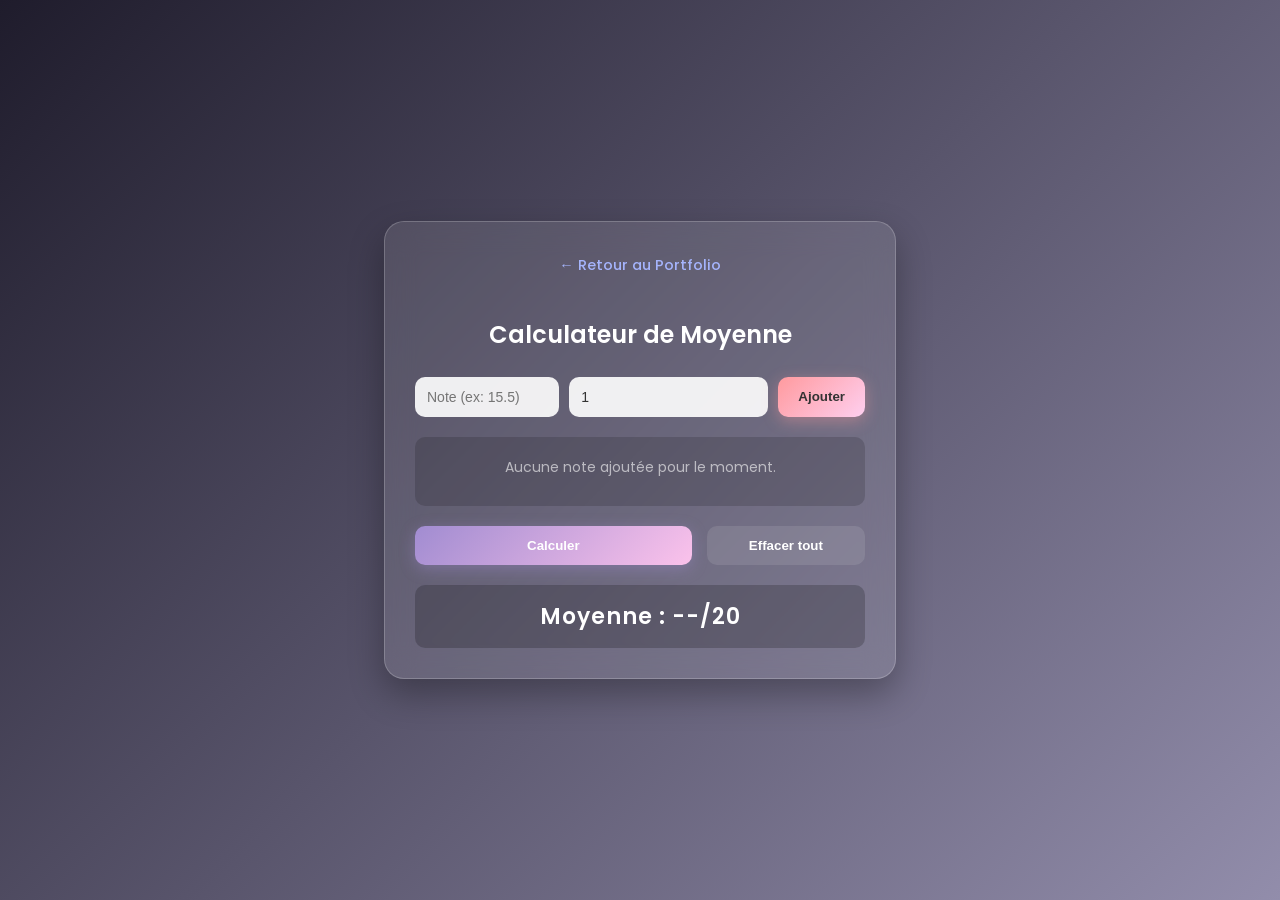
<file: Projet/Moyenne.html>
<!DOCTYPE html>
<html lang="fr">
<head>
    <meta charset="UTF-8">
    <meta name="viewport" content="width=device-width, initial-scale=1.0">
    <title>Calculateur de Moyenne Avancé | Davian Mbayi</title>
    <link rel="preconnect" href="https://fonts.googleapis.com">
    <link href="https://fonts.googleapis.com/css2?family=Plus+Jakarta+Sans:wght@500;600;700&family=Poppins:wght@400;500;600&display=swap" rel="stylesheet">
    <link rel="stylesheet" href="moyenne.css">
    <style>
        .back-link {
            display: inline-block;
            margin-bottom: 1.5rem;
            color: #a5b4fc;
            text-decoration: none;
            font-size: 0.9rem;
            font-weight: 500;
            transition: color 0.2s;
        }
        .back-link:hover {
            color: #fff;
            text-decoration: underline;
        }
    </style>
</head>
<body>
    <div class="container">
        <a href="../index.html" class="back-link">← Retour au Portfolio</a>
        <h1>Calculateur de Moyenne</h1>
        
        <div class="input-group">
            <input type="number" id="note" placeholder="Note (ex: 15.5)" min="0" max="20" step="0.25">
            <input type="number" id="coef" placeholder="Coef (ex: 2)" min="0.1" step="0.5" value="1">
            <button onclick="ajouterNote()">Ajouter</button>
        </div>

        <ul class="notes-list" id="listeNotes">
            <li class="empty-msg">Aucune note ajoutée pour le moment.</li>
        </ul>

        <div class="actions">
            <button class="btn-calc" onclick="calculerMoyenne()">Calculer</button>
            <button class="btn-clear" onclick="reinitialiser()">Effacer tout</button>
        </div>

        <div class="result-box">
            <div class="moyenne" id="resultat">Moyenne : --/20</div>
        </div>
    </div>

    <script src="Moyenne.js"></script>
</body>
</html>
</file>
<file: style.css>
/* ==========================================================================
   PORTFOLIO DAVIAN MBAYI — DESIGN SYSTEM & STYLESHEET (2026 EDITION)
   Aesthetic: Deep Tech Neo-Dark • Glassmorphism • Indigo/Cyan Gradients
   ========================================================================== */

/* --- DESIGN TOKENS --- */
:root {
  /* Colors */
  --bg-canvas: #070a12;
  --bg-surface: #0d1322;
  --bg-surface-elevated: #131b2e;
  --bg-surface-hover: #1a253e;
  --bg-glass: rgba(13, 19, 34, 0.75);
  --bg-glass-card: rgba(19, 27, 46, 0.65);

  --border-subtle: rgba(255, 255, 255, 0.08);
  --border-focus: rgba(59, 130, 246, 0.6);
  --border-glow: rgba(56, 189, 248, 0.25);

  --accent-cyan: #06b6d4;
  --accent-blue: #3b82f6;
  --accent-indigo: #6366f1;
  --accent-purple: #8b5cf6;
  --accent-emerald: #10b981;
  --accent-amber: #f59e0b;

  --gradient-primary: linear-gradient(135deg, #38bdf8 0%, #3b82f6 50%, #6366f1 100%);
  --gradient-accent: linear-gradient(135deg, #06b6d4 0%, #3b82f6 100%);
  --gradient-glow: radial-gradient(circle, rgba(56, 189, 248, 0.15) 0%, rgba(99, 102, 241, 0.05) 50%, transparent 70%);

  --text-primary: #f8fafc;
  --text-secondary: #94a3b8;
  --text-muted: #64748b;
  --text-accent: #38bdf8;

  /* Fonts */
  --font-sans: 'Inter', system-ui, -apple-system, BlinkMacSystemFont, 'Segoe UI', Roboto, sans-serif;
  --font-heading: 'Plus Jakarta Sans', var(--font-sans);
  --font-mono: 'JetBrains Mono', ui-monospace, SFMono-Regular, Menlo, Monaco, Consolas, monospace;

  /* Shadows */
  --shadow-sm: 0 2px 8px rgba(0, 0, 0, 0.35);
  --shadow-md: 0 8px 24px rgba(0, 0, 0, 0.45);
  --shadow-lg: 0 16px 40px rgba(0, 0, 0, 0.6);
  --shadow-glow: 0 0 35px rgba(59, 130, 246, 0.25);
  --shadow-glow-cyan: 0 0 30px rgba(6, 182, 212, 0.25);

  /* Radius */
  --radius-sm: 8px;
  --radius-md: 14px;
  --radius-lg: 20px;
  --radius-full: 9999px;

  /* Layout */
  --container-max: 1180px;
  --nav-height: 74px;
}

/* --- RESET & GLOBAL --- */
*, *::before, *::after {
  box-sizing: border-box;
  margin: 0;
  padding: 0;
}

html {
  scroll-behavior: smooth;
  scroll-padding-top: calc(var(--nav-height) + 20px);
  font-size: 16px;
  color-scheme: dark;
}

body {
  background-color: var(--bg-canvas);
  color: var(--text-primary);
  font-family: var(--font-sans);
  line-height: 1.65;
  overflow-x: hidden;
  position: relative;
  -webkit-font-smoothing: antialiased;
  -moz-osx-font-smoothing: grayscale;
}

/* Ambient Background Orbs */
.bg-ambient-layer {
  position: fixed;
  inset: 0;
  pointer-events: none;
  z-index: 0;
  overflow: hidden;
}

.ambient-orb {
  position: absolute;
  border-radius: 50%;
  filter: blur(100px);
  opacity: 0.35;
  will-change: transform;
  animation: orbFloat 18s ease-in-out infinite alternate;
}

.orb-1 {
  width: 500px;
  height: 500px;
  top: -150px;
  left: -100px;
  background: radial-gradient(circle, rgba(56, 189, 248, 0.35), transparent 70%);
}

.orb-2 {
  width: 600px;
  height: 600px;
  top: 35%;
  right: -200px;
  background: radial-gradient(circle, rgba(99, 102, 241, 0.3), transparent 70%);
  animation-duration: 22s;
  animation-delay: -5s;
}

.orb-3 {
  width: 450px;
  height: 450px;
  bottom: 5%;
  left: 10%;
  background: radial-gradient(circle, rgba(6, 182, 212, 0.25), transparent 70%);
  animation-duration: 26s;
  animation-delay: -10s;
}

@keyframes orbFloat {
  0% { transform: translate(0, 0) scale(1); }
  50% { transform: translate(40px, 30px) scale(1.08); }
  100% { transform: translate(-30px, -40px) scale(0.95); }
}

/* Subtle grid overlay */
.bg-grid-overlay {
  position: fixed;
  inset: 0;
  background-image: 
    linear-gradient(to right, rgba(255, 255, 255, 0.02) 1px, transparent 1px),
    linear-gradient(to bottom, rgba(255, 255, 255, 0.02) 1px, transparent 1px);
  background-size: 40px 40px;
  pointer-events: none;
  z-index: 0;
}

/* Scroll Progress Bar */
.scroll-progress-container {
  position: fixed;
  top: 0;
  left: 0;
  width: 100%;
  height: 3px;
  z-index: 1001;
  background: transparent;
}

.scroll-progress-bar {
  height: 100%;
  width: 0%;
  background: var(--gradient-primary);
  box-shadow: 0 0 10px rgba(56, 189, 248, 0.7);
  transition: width 0.1s ease-out;
}

/* Container */
.container {
  width: 100%;
  max-width: var(--container-max);
  margin: 0 auto;
  padding: 0 1.5rem;
  position: relative;
  z-index: 1;
}

/* --- TYPOGRAPHY & COMMON UTILS --- */
h1, h2, h3, h4, h5 {
  font-family: var(--font-heading);
  color: var(--text-primary);
  font-weight: 700;
  line-height: 1.25;
  letter-spacing: -0.02em;
}

p {
  color: var(--text-secondary);
}

a {
  color: inherit;
  text-decoration: none;
  transition: all 0.2s ease;
}

.text-gradient {
  background: var(--gradient-primary);
  -webkit-background-clip: text;
  -webkit-text-fill-color: transparent;
}

.code-font {
  font-family: var(--font-mono);
}

/* Section Common Header */
.section {
  padding: 6rem 0;
  position: relative;
}

.section-header {
  text-align: center;
  max-width: 680px;
  margin: 0 auto 3.5rem;
}

.section-pill {
  display: inline-flex;
  align-items: center;
  gap: 0.5rem;
  padding: 0.35rem 0.9rem;
  border-radius: var(--radius-full);
  background: rgba(56, 189, 248, 0.08);
  border: 1px solid rgba(56, 189, 248, 0.25);
  color: var(--accent-cyan);
  font-family: var(--font-mono);
  font-size: 0.8rem;
  font-weight: 500;
  text-transform: uppercase;
  letter-spacing: 0.06em;
  margin-bottom: 1rem;
}

.section-title {
  font-size: clamp(2rem, 3.5vw, 2.75rem);
  margin-bottom: 1rem;
}

.section-desc {
  font-size: 1.05rem;
  color: var(--text-secondary);
  line-height: 1.6;
}

/* Common Card Base */
.card-base {
  background: var(--bg-glass-card);
  backdrop-filter: blur(14px);
  -webkit-backdrop-filter: blur(14px);
  border: 1px solid var(--border-subtle);
  border-radius: var(--radius-md);
  transition: all 0.3s cubic-bezier(0.2, 0.8, 0.2, 1);
  position: relative;
  overflow: hidden;
}

.card-base:hover {
  border-color: rgba(56, 189, 248, 0.35);
  box-shadow: 0 12px 30px rgba(0, 0, 0, 0.5), 0 0 20px rgba(56, 189, 248, 0.1);
  transform: translateY(-3px);
}

/* --- BUTTONS --- */
.btn {
  display: inline-flex;
  align-items: center;
  justify-content: center;
  gap: 0.6rem;
  padding: 0.75rem 1.4rem;
  border-radius: var(--radius-sm);
  font-size: 0.95rem;
  font-weight: 600;
  font-family: var(--font-sans);
  cursor: pointer;
  border: 1px solid transparent;
  transition: all 0.25s cubic-bezier(0.2, 0.8, 0.2, 1);
  white-space: nowrap;
}

.btn-primary {
  background: var(--gradient-primary);
  color: #ffffff;
  box-shadow: 0 4px 18px rgba(59, 130, 246, 0.35);
}

.btn-primary:hover {
  box-shadow: 0 6px 24px rgba(59, 130, 246, 0.55);
  transform: translateY(-2px);
  color: #fff;
}

.btn-secondary {
  background: rgba(255, 255, 255, 0.05);
  color: var(--text-primary);
  border-color: var(--border-subtle);
  backdrop-filter: blur(8px);
}

.btn-secondary:hover {
  background: rgba(255, 255, 255, 0.1);
  border-color: rgba(255, 255, 255, 0.2);
  transform: translateY(-2px);
}

.btn-outline {
  background: transparent;
  color: var(--accent-cyan);
  border: 1px solid rgba(6, 182, 212, 0.4);
}

.btn-outline:hover {
  background: rgba(6, 182, 212, 0.12);
  border-color: var(--accent-cyan);
  transform: translateY(-2px);
}

.btn-sm {
  padding: 0.45rem 0.9rem;
  font-size: 0.85rem;
  border-radius: 6px;
}

/* Icon in button */
.btn svg {
  width: 1.15rem;
  height: 1.15rem;
  flex-shrink: 0;
  transition: transform 0.2s ease;
}

.btn:hover svg.arrow-icon {
  transform: translateX(3px);
}

/* ==========================================================================
   NAVIGATION BAR
   ========================================================================== */
.navbar {
  position: fixed;
  top: 0;
  left: 0;
  right: 0;
  height: var(--nav-height);
  z-index: 1000;
  background: var(--bg-glass);
  backdrop-filter: blur(18px);
  -webkit-backdrop-filter: blur(18px);
  border-bottom: 1px solid var(--border-subtle);
  transition: background 0.3s ease, border-color 0.3s ease;
}

.navbar.scrolled {
  background: rgba(7, 10, 18, 0.9);
  border-bottom-color: rgba(255, 255, 255, 0.12);
  box-shadow: var(--shadow-sm);
}

.nav-container {
  display: flex;
  align-items: center;
  justify-content: space-between;
  height: 100%;
}

/* Logo */
.nav-brand {
  display: flex;
  align-items: center;
  gap: 0.75rem;
  text-decoration: none;
}

.brand-badge {
  display: flex;
  align-items: center;
  justify-content: center;
  width: 40px;
  height: 40px;
  background: linear-gradient(135deg, rgba(56, 189, 248, 0.15), rgba(99, 102, 241, 0.2));
  border: 1px solid rgba(56, 189, 248, 0.3);
  border-radius: var(--radius-sm);
  color: #fff;
  font-family: var(--font-mono);
  font-weight: 700;
  font-size: 1.05rem;
  box-shadow: 0 0 15px rgba(56, 189, 248, 0.2);
}

.brand-text {
  font-family: var(--font-heading);
  font-weight: 700;
  font-size: 1.15rem;
  color: var(--text-primary);
}

.brand-text .dot {
  color: var(--accent-cyan);
}

/* Nav Menu Desktop */
.nav-menu {
  display: flex;
  align-items: center;
  gap: 1.8rem;
  list-style: none;
}

.nav-link {
  color: var(--text-secondary);
  font-size: 0.92rem;
  font-weight: 500;
  position: relative;
  padding: 0.4rem 0;
  transition: color 0.2s ease;
}

.nav-link::after {
  content: '';
  position: absolute;
  bottom: 0;
  left: 0;
  width: 0;
  height: 2px;
  background: var(--gradient-primary);
  border-radius: 2px;
  transition: width 0.25s ease;
}

.nav-link:hover,
.nav-link.active {
  color: var(--text-primary);
}

.nav-link:hover::after,
.nav-link.active::after {
  width: 100%;
}

.nav-actions {
  display: flex;
  align-items: center;
  gap: 1rem;
}

/* Burger Toggle Mobile */
.burger-btn {
  display: none;
  flex-direction: column;
  justify-content: center;
  align-items: center;
  gap: 6px;
  width: 42px;
  height: 42px;
  border-radius: var(--radius-sm);
  background: rgba(255, 255, 255, 0.05);
  border: 1px solid var(--border-subtle);
  cursor: pointer;
  color: var(--text-primary);
  transition: all 0.2s ease;
}

.burger-line {
  width: 22px;
  height: 2px;
  background-color: var(--text-primary);
  border-radius: 2px;
  transition: transform 0.3s ease, opacity 0.3s ease;
}

.burger-btn.open .burger-line:nth-child(1) {
  transform: translateY(8px) rotate(45deg);
}

.burger-btn.open .burger-line:nth-child(2) {
  opacity: 0;
}

.burger-btn.open .burger-line:nth-child(3) {
  transform: translateY(-8px) rotate(-45deg);
}

/* Mobile Nav Drawer */
.mobile-nav {
  display: none;
  position: fixed;
  top: var(--nav-height);
  left: 0;
  right: 0;
  background: rgba(10, 15, 28, 0.98);
  backdrop-filter: blur(20px);
  border-bottom: 1px solid var(--border-subtle);
  padding: 1.5rem 1.5rem 2rem;
  z-index: 999;
  flex-direction: column;
  gap: 1.25rem;
  transform: translateY(-100%);
  opacity: 0;
  transition: transform 0.3s ease, opacity 0.3s ease;
  pointer-events: none;
}

.mobile-nav.open {
  transform: translateY(0);
  opacity: 1;
  pointer-events: auto;
}

.mobile-nav-link {
  color: var(--text-secondary);
  font-size: 1.1rem;
  font-weight: 500;
  padding: 0.6rem 0;
  border-bottom: 1px solid rgba(255, 255, 255, 0.05);
}

.mobile-nav-link:hover,
.mobile-nav-link.active {
  color: var(--accent-cyan);
}

/* ==========================================================================
   HERO SECTION
   ========================================================================== */
.hero-section {
  padding-top: calc(var(--nav-height) + 4rem);
  padding-bottom: 5rem;
  position: relative;
}

.hero-grid {
  display: grid;
  grid-template-columns: 1.25fr 0.95fr;
  align-items: center;
  gap: 3.5rem;
}

.hero-content {
  display: flex;
  flex-direction: column;
  align-items: flex-start;
}

/* Status Pill */
.hero-status-pill {
  display: inline-flex;
  align-items: center;
  gap: 0.65rem;
  background: rgba(16, 185, 129, 0.1);
  border: 1px solid rgba(16, 185, 129, 0.3);
  padding: 0.4rem 0.95rem;
  border-radius: var(--radius-full);
  font-size: 0.85rem;
  font-weight: 500;
  color: #34d399;
  margin-bottom: 1.75rem;
}

.pulse-dot {
  width: 8px;
  height: 8px;
  background-color: #10b981;
  border-radius: 50%;
  position: relative;
}

.pulse-dot::after {
  content: '';
  position: absolute;
  inset: -3px;
  border-radius: 50%;
  border: 2px solid #10b981;
  opacity: 0.7;
  animation: pulseAnim 2s infinite;
}

@keyframes pulseAnim {
  0% { transform: scale(1); opacity: 0.8; }
  100% { transform: scale(2.4); opacity: 0; }
}

.hero-title {
  font-size: clamp(2.75rem, 5.5vw, 4.25rem);
  font-weight: 800;
  line-height: 1.08;
  margin-bottom: 1rem;
  letter-spacing: -0.03em;
}

.hero-subtitle {
  font-size: clamp(1.15rem, 2vw, 1.4rem);
  font-weight: 600;
  color: var(--text-primary);
  margin-bottom: 1.25rem;
  display: flex;
  align-items: center;
  gap: 0.5rem;
  flex-wrap: wrap;
}

.hero-subtitle .highlight {
  color: var(--accent-cyan);
}

.hero-bio {
  font-size: 1.05rem;
  color: var(--text-secondary);
  line-height: 1.7;
  margin-bottom: 2.25rem;
  max-width: 580px;
}

.hero-bio strong {
  color: var(--text-primary);
}

.hero-actions {
  display: flex;
  flex-wrap: wrap;
  align-items: center;
  gap: 1rem;
  margin-bottom: 2.5rem;
}

.hero-meta-list {
  display: flex;
  flex-wrap: wrap;
  align-items: center;
  gap: 1.5rem;
  color: var(--text-muted);
  font-size: 0.88rem;
  font-family: var(--font-mono);
}

.hero-meta-item {
  display: flex;
  align-items: center;
  gap: 0.45rem;
}

/* Hero Right Profile Card */
.hero-visual {
  position: relative;
  display: flex;
  justify-content: center;
}

.profile-card-wrap {
  position: relative;
  width: 100%;
  max-width: 380px;
}

.profile-card-aura {
  position: absolute;
  inset: -15px;
  background: var(--gradient-primary);
  border-radius: calc(var(--radius-lg) + 10px);
  filter: blur(28px);
  opacity: 0.35;
  z-index: 0;
  animation: auraPulse 6s ease-in-out infinite alternate;
}

@keyframes auraPulse {
  0% { opacity: 0.25; transform: scale(0.98); }
  100% { opacity: 0.45; transform: scale(1.02); }
}

.profile-card {
  position: relative;
  z-index: 1;
  background: var(--bg-surface-elevated);
  border: 1px solid rgba(255, 255, 255, 0.12);
  border-radius: var(--radius-lg);
  padding: 1.5rem;
  box-shadow: var(--shadow-lg);
  overflow: hidden;
}

.profile-img-container {
  position: relative;
  width: 100%;
  aspect-ratio: 1 / 1.05;
  border-radius: var(--radius-md);
  overflow: hidden;
  background: #090e18;
  margin-bottom: 1.25rem;
}

.profile-img {
  width: 100%;
  height: 100%;
  object-fit: cover;
  object-position: center 20%;
  transition: transform 0.5s ease;
}

.profile-card:hover .profile-img {
  transform: scale(1.04);
}

.profile-card-footer {
  display: flex;
  justify-content: space-between;
  align-items: center;
}

.profile-info h3 {
  font-size: 1.15rem;
  margin-bottom: 0.15rem;
}

.profile-info p {
  font-size: 0.85rem;
  color: var(--accent-cyan);
  font-family: var(--font-mono);
}

/* Floating Badges on Hero Card */
.floating-badge {
  position: absolute;
  z-index: 2;
  background: rgba(13, 19, 34, 0.85);
  backdrop-filter: blur(12px);
  border: 1px solid rgba(255, 255, 255, 0.12);
  border-radius: var(--radius-full);
  padding: 0.55rem 0.95rem;
  display: flex;
  align-items: center;
  gap: 0.5rem;
  font-size: 0.82rem;
  font-weight: 600;
  box-shadow: 0 10px 25px rgba(0, 0, 0, 0.5);
  animation: floatAnim 4s ease-in-out infinite alternate;
}

.badge-top-right {
  top: -15px;
  right: -20px;
  animation-delay: -1s;
}

.badge-bottom-left {
  bottom: 25px;
  left: -25px;
  animation-delay: -2.5s;
}

@keyframes floatAnim {
  0% { transform: translateY(0); }
  100% { transform: translateY(-8px); }
}

/* ==========================================================================
   METRICS BANNER
   ========================================================================== */
.metrics-section {
  padding: 1.5rem 0 4rem;
}

.metrics-grid {
  display: grid;
  grid-template-columns: repeat(4, 1fr);
  gap: 1.25rem;
}

.metric-card {
  padding: 1.5rem;
  text-align: center;
  background: var(--bg-glass-card);
  border: 1px solid var(--border-subtle);
  border-radius: var(--radius-md);
  transition: all 0.3s ease;
}

.metric-card:hover {
  border-color: rgba(56, 189, 248, 0.3);
  transform: translateY(-3px);
}

.metric-number {
  font-size: 2.35rem;
  font-weight: 800;
  font-family: var(--font-heading);
  line-height: 1.1;
  margin-bottom: 0.35rem;
}

.metric-label {
  font-size: 0.88rem;
  color: var(--text-secondary);
}

/* ==========================================================================
   SECTION À PROPOS & BENTO
   ========================================================================== */
.bento-about-grid {
  display: grid;
  grid-template-columns: 1.4fr 1fr;
  gap: 1.5rem;
}

.bento-box {
  padding: 2rem;
  display: flex;
  flex-direction: column;
  justify-content: space-between;
}

.bento-box-title {
  font-size: 1.35rem;
  margin-bottom: 1rem;
  display: flex;
  align-items: center;
  gap: 0.6rem;
}

.bento-box-title .icon {
  font-size: 1.4rem;
}

.bento-text {
  font-size: 1rem;
  color: var(--text-secondary);
  line-height: 1.7;
  margin-bottom: 1.5rem;
}

.bento-text strong {
  color: var(--text-primary);
}

.values-list {
  display: flex;
  flex-direction: column;
  gap: 0.85rem;
  list-style: none;
}

.values-list li {
  display: flex;
  align-items: flex-start;
  gap: 0.75rem;
  font-size: 0.95rem;
  color: var(--text-secondary);
}

.values-list li svg {
  color: var(--accent-cyan);
  width: 18px;
  height: 18px;
  margin-top: 3px;
  flex-shrink: 0;
}

.interest-chips {
  display: flex;
  flex-wrap: wrap;
  gap: 0.6rem;
  margin-top: 1rem;
}

.chip {
  padding: 0.4rem 0.85rem;
  background: rgba(255, 255, 255, 0.04);
  border: 1px solid var(--border-subtle);
  border-radius: var(--radius-full);
  font-size: 0.82rem;
  color: var(--text-primary);
  display: inline-flex;
  align-items: center;
  gap: 0.4rem;
}

/* ==========================================================================
   PROJETS SECTION & FILTRES
   ========================================================================== */
.projects-filter-bar {
  display: flex;
  align-items: center;
  justify-content: center;
  gap: 0.65rem;
  flex-wrap: wrap;
  margin-bottom: 2.75rem;
}

.filter-btn {
  background: rgba(255, 255, 255, 0.04);
  border: 1px solid var(--border-subtle);
  color: var(--text-secondary);
  padding: 0.5rem 1.15rem;
  border-radius: var(--radius-full);
  font-size: 0.88rem;
  font-weight: 500;
  cursor: pointer;
  transition: all 0.2s ease;
}

.filter-btn:hover {
  color: var(--text-primary);
  border-color: rgba(255, 255, 255, 0.2);
}

.filter-btn.active {
  background: var(--gradient-primary);
  color: #ffffff;
  border-color: transparent;
  box-shadow: 0 4px 15px rgba(59, 130, 246, 0.35);
}

.projects-grid {
  display: grid;
  grid-template-columns: repeat(auto-fill, minmax(350px, 1fr));
  gap: 1.75rem;
}

.project-card {
  display: flex;
  flex-direction: column;
  height: 100%;
}

.project-img-wrapper {
  position: relative;
  width: 100%;
  aspect-ratio: 16 / 9.5;
  background: #060912;
  overflow: hidden;
  border-bottom: 1px solid var(--border-subtle);
}

.project-thumbnail {
  width: 100%;
  height: 100%;
  object-fit: cover;
  transition: transform 0.5s cubic-bezier(0.2, 0.8, 0.2, 1);
}

.project-card:hover .project-thumbnail {
  transform: scale(1.05);
}

.project-type-tag {
  position: absolute;
  top: 1rem;
  left: 1rem;
  background: rgba(7, 10, 18, 0.85);
  backdrop-filter: blur(10px);
  border: 1px solid rgba(255, 255, 255, 0.1);
  padding: 0.3rem 0.75rem;
  border-radius: var(--radius-full);
  font-family: var(--font-mono);
  font-size: 0.75rem;
  font-weight: 600;
  color: var(--accent-cyan);
}

.project-body {
  padding: 1.75rem;
  display: flex;
  flex-direction: column;
  flex-grow: 1;
}

.project-title {
  font-size: 1.35rem;
  margin-bottom: 0.65rem;
}

.project-desc {
  font-size: 0.94rem;
  color: var(--text-secondary);
  line-height: 1.6;
  margin-bottom: 1.5rem;
  flex-grow: 1;
}

.project-tags {
  display: flex;
  flex-wrap: wrap;
  gap: 0.45rem;
  margin-bottom: 1.75rem;
}

.tech-tag {
  background: rgba(255, 255, 255, 0.05);
  border: 1px solid rgba(255, 255, 255, 0.07);
  color: #cbd5e1;
  font-family: var(--font-mono);
  font-size: 0.74rem;
  padding: 0.22rem 0.65rem;
  border-radius: 5px;
}

.project-actions {
  display: flex;
  align-items: center;
  gap: 0.75rem;
  padding-top: 1.25rem;
  border-top: 1px solid rgba(255, 255, 255, 0.06);
}

.link-btn {
  display: inline-flex;
  align-items: center;
  gap: 0.4rem;
  font-size: 0.88rem;
  font-weight: 600;
  color: var(--text-primary);
  text-decoration: none;
  transition: color 0.2s ease;
}

.link-btn:hover {
  color: var(--accent-cyan);
}

.link-btn svg {
  width: 15px;
  height: 15px;
}

/* ==========================================================================
   COMPÉTENCES / TECH STACK SECTION
   ========================================================================== */
.stack-grid {
  display: grid;
  grid-template-columns: repeat(2, 1fr);
  gap: 1.5rem;
}

.stack-card {
  padding: 2rem;
}

.stack-header {
  display: flex;
  align-items: center;
  gap: 0.85rem;
  margin-bottom: 1.5rem;
}

.stack-icon-wrap {
  width: 44px;
  height: 44px;
  border-radius: var(--radius-sm);
  display: flex;
  align-items: center;
  justify-content: center;
  font-size: 1.35rem;
  background: rgba(56, 189, 248, 0.1);
  border: 1px solid rgba(56, 189, 248, 0.2);
  color: var(--accent-cyan);
}

.stack-header h3 {
  font-size: 1.25rem;
}

.stack-skills-list {
  display: flex;
  flex-direction: column;
  gap: 1.1rem;
}

.skill-item {
  display: flex;
  flex-direction: column;
  gap: 0.35rem;
}

.skill-meta {
  display: flex;
  justify-content: space-between;
  font-size: 0.92rem;
}

.skill-name {
  font-weight: 600;
  color: var(--text-primary);
}

.skill-detail {
  color: var(--text-muted);
  font-size: 0.82rem;
  font-family: var(--font-mono);
}

.skill-bar-track {
  width: 100%;
  height: 6px;
  background: rgba(255, 255, 255, 0.05);
  border-radius: var(--radius-full);
  overflow: hidden;
}

.skill-bar-fill {
  height: 100%;
  border-radius: var(--radius-full);
  background: var(--gradient-primary);
}

/* ==========================================================================
   PARCOURS & EXPÉRIENCES SECTION
   ========================================================================== */
.timeline-section-grid {
  display: grid;
  grid-template-columns: 1fr 1fr;
  gap: 2.5rem;
}

.timeline-column-title {
  font-size: 1.35rem;
  margin-bottom: 1.75rem;
  display: flex;
  align-items: center;
  gap: 0.65rem;
}

.timeline-items {
  position: relative;
  display: flex;
  flex-direction: column;
  gap: 1.5rem;
  padding-left: 1.75rem;
}

.timeline-items::before {
  content: '';
  position: absolute;
  top: 10px;
  bottom: 10px;
  left: 5px;
  width: 2px;
  background: linear-gradient(to bottom, var(--accent-cyan), rgba(99, 102, 241, 0.2));
}

.timeline-card {
  position: relative;
  padding: 1.5rem;
}

.timeline-dot {
  position: absolute;
  top: 1.75rem;
  left: -1.75rem;
  transform: translateX(-50%);
  width: 12px;
  height: 12px;
  border-radius: 50%;
  background: var(--accent-cyan);
  box-shadow: 0 0 10px var(--accent-cyan);
  border: 2px solid var(--bg-canvas);
}

.timeline-header {
  display: flex;
  justify-content: space-between;
  align-items: center;
  margin-bottom: 0.5rem;
}

.timeline-period {
  font-family: var(--font-mono);
  font-size: 0.82rem;
  color: var(--accent-cyan);
}

.timeline-badge {
  font-size: 0.72rem;
  font-family: var(--font-mono);
  padding: 0.2rem 0.55rem;
  border-radius: var(--radius-full);
  text-transform: uppercase;
  font-weight: 600;
}

.badge-current {
  background: rgba(16, 185, 129, 0.15);
  color: #34d399;
  border: 1px solid rgba(16, 185, 129, 0.3);
}

.badge-completed {
  background: rgba(255, 255, 255, 0.05);
  color: var(--text-secondary);
  border: 1px solid var(--border-subtle);
}

.timeline-role {
  font-size: 1.15rem;
  margin-bottom: 0.25rem;
}

.timeline-institution {
  font-size: 0.88rem;
  color: #cbd5e1;
  margin-bottom: 0.75rem;
}

.timeline-desc {
  font-size: 0.92rem;
  color: var(--text-secondary);
  line-height: 1.6;
  margin-bottom: 1rem;
}

.timeline-tags {
  display: flex;
  flex-wrap: wrap;
  gap: 0.4rem;
}

/* ==========================================================================
   CERTIFICATIONS & ATTESTATIONS
   ========================================================================== */
.certs-grid {
  display: grid;
  grid-template-columns: repeat(auto-fill, minmax(320px, 1fr));
  gap: 1.5rem;
}

.cert-card {
  padding: 1.6rem;
  display: flex;
  align-items: center;
  gap: 1.35rem;
}

.cert-badge-img {
  width: 72px;
  height: 72px;
  object-fit: contain;
  flex-shrink: 0;
  filter: drop-shadow(0 4px 10px rgba(0, 0, 0, 0.4));
  transition: transform 0.3s ease;
}

.cert-card:hover .cert-badge-img {
  transform: scale(1.08) rotate(3deg);
}

.cert-icon-seal {
  width: 72px;
  height: 72px;
  border-radius: var(--radius-sm);
  background: rgba(56, 189, 248, 0.08);
  border: 1px solid rgba(56, 189, 248, 0.2);
  display: flex;
  align-items: center;
  justify-content: center;
  font-size: 2.2rem;
  flex-shrink: 0;
}

.cert-content h4 {
  font-size: 1.1rem;
  margin-bottom: 0.3rem;
}

.cert-issuer {
  font-size: 0.84rem;
  color: var(--text-secondary);
  margin-bottom: 0.65rem;
}

.cert-link-action {
  display: inline-flex;
  align-items: center;
  gap: 0.35rem;
  font-size: 0.84rem;
  font-weight: 600;
  color: var(--accent-cyan);
}

.cert-link-action:hover {
  text-decoration: underline;
}

/* ==========================================================================
   CONTACT SECTION
   ========================================================================== */
.contact-container {
  display: grid;
  grid-template-columns: 1fr 1.15fr;
  gap: 2.5rem;
}

.contact-info-card {
  padding: 2.5rem;
  display: flex;
  flex-direction: column;
  justify-content: space-between;
}

.contact-info-card h3 {
  font-size: 1.75rem;
  margin-bottom: 0.75rem;
}

.contact-info-card p {
  color: var(--text-secondary);
  margin-bottom: 2rem;
  line-height: 1.6;
}

.contact-items-list {
  display: flex;
  flex-direction: column;
  gap: 1.25rem;
  margin-bottom: 2rem;
}

.contact-method {
  display: flex;
  align-items: center;
  gap: 1rem;
  padding: 0.9rem 1.2rem;
  background: rgba(255, 255, 255, 0.03);
  border: 1px solid var(--border-subtle);
  border-radius: var(--radius-sm);
  transition: all 0.2s ease;
}

.contact-method:hover {
  border-color: rgba(56, 189, 248, 0.3);
  background: rgba(255, 255, 255, 0.06);
}

.contact-icon-box {
  width: 38px;
  height: 38px;
  border-radius: 8px;
  background: rgba(56, 189, 248, 0.1);
  color: var(--accent-cyan);
  display: flex;
  align-items: center;
  justify-content: center;
  flex-shrink: 0;
}

.contact-method-detail {
  display: flex;
  flex-direction: column;
}

.contact-label {
  font-size: 0.76rem;
  text-transform: uppercase;
  color: var(--text-muted);
  font-family: var(--font-mono);
}

.contact-value {
  font-size: 0.95rem;
  font-weight: 600;
  color: var(--text-primary);
}

/* Copy Email Pill Button */
.btn-copy-email {
  width: 100%;
  display: flex;
  align-items: center;
  justify-content: center;
  gap: 0.6rem;
  padding: 0.8rem;
  background: rgba(56, 189, 248, 0.1);
  border: 1px solid rgba(56, 189, 248, 0.3);
  color: var(--accent-cyan);
  border-radius: var(--radius-sm);
  font-weight: 600;
  cursor: pointer;
  transition: all 0.2s ease;
}

.btn-copy-email:hover {
  background: rgba(56, 189, 248, 0.2);
  transform: translateY(-2px);
}

/* Contact Form */
.contact-form-card {
  padding: 2.5rem;
}

.form-group {
  margin-bottom: 1.35rem;
}

.form-label {
  display: block;
  font-size: 0.86rem;
  font-weight: 500;
  margin-bottom: 0.45rem;
  color: #cbd5e1;
}

.form-input,
.form-textarea {
  width: 100%;
  padding: 0.8rem 1rem;
  background: rgba(7, 10, 18, 0.6);
  border: 1px solid var(--border-subtle);
  border-radius: var(--radius-sm);
  color: var(--text-primary);
  font-family: var(--font-sans);
  font-size: 0.95rem;
  transition: all 0.2s ease;
}

.form-input:focus,
.form-textarea:focus {
  outline: none;
  border-color: var(--accent-cyan);
  box-shadow: 0 0 15px rgba(6, 182, 212, 0.2);
  background: rgba(7, 10, 18, 0.85);
}

.form-textarea {
  min-height: 120px;
  resize: vertical;
}

/* ==========================================================================
   FOOTER
   ========================================================================== */
.footer {
  border-top: 1px solid var(--border-subtle);
  padding: 3rem 0;
  background: rgba(7, 10, 18, 0.85);
}

.footer-inner {
  display: flex;
  justify-content: space-between;
  align-items: center;
  flex-wrap: wrap;
  gap: 1.5rem;
}

.footer-copy {
  font-size: 0.9rem;
  color: var(--text-muted);
}

.footer-copy strong {
  color: var(--text-secondary);
}

.footer-links-group {
  display: flex;
  align-items: center;
  gap: 1.5rem;
}

.footer-social-link {
  color: var(--text-secondary);
  font-size: 0.9rem;
  transition: color 0.2s ease;
  display: flex;
  align-items: center;
  gap: 0.4rem;
}

.footer-social-link:hover {
  color: var(--accent-cyan);
}

.btn-back-to-top {
  width: 40px;
  height: 40px;
  border-radius: 50%;
  background: rgba(255, 255, 255, 0.05);
  border: 1px solid var(--border-subtle);
  color: var(--text-secondary);
  display: flex;
  align-items: center;
  justify-content: center;
  cursor: pointer;
  transition: all 0.2s ease;
}

.btn-back-to-top:hover {
  background: var(--gradient-primary);
  color: #fff;
  transform: translateY(-3px);
  border-color: transparent;
}

/* ==========================================================================
   INTERACTIVE MODAL (CALCULATEUR / ATTESTATIONS)
   ========================================================================== */
.modal-overlay {
  position: fixed;
  inset: 0;
  background: rgba(3, 7, 18, 0.82);
  backdrop-filter: blur(16px);
  -webkit-backdrop-filter: blur(16px);
  z-index: 2000;
  display: flex;
  align-items: center;
  justify-content: center;
  padding: 1.5rem;
  opacity: 0;
  pointer-events: none;
  transition: opacity 0.3s ease;
}

.modal-overlay.active {
  opacity: 1;
  pointer-events: auto;
}

.modal-container {
  background: var(--bg-surface-elevated);
  border: 1px solid rgba(255, 255, 255, 0.12);
  border-radius: var(--radius-lg);
  width: 100%;
  max-width: 580px;
  box-shadow: 0 25px 60px rgba(0, 0, 0, 0.7);
  overflow: hidden;
  transform: scale(0.95) translateY(15px);
  transition: transform 0.3s cubic-bezier(0.2, 0.8, 0.2, 1);
}

.modal-overlay.active .modal-container {
  transform: scale(1) translateY(0);
}

.modal-header {
  padding: 1.25rem 1.75rem;
  border-bottom: 1px solid var(--border-subtle);
  display: flex;
  justify-content: space-between;
  align-items: center;
}

.modal-title {
  font-size: 1.25rem;
  font-weight: 700;
  display: flex;
  align-items: center;
  gap: 0.6rem;
}

.modal-close-btn {
  background: transparent;
  border: none;
  color: var(--text-muted);
  cursor: pointer;
  font-size: 1.5rem;
  line-height: 1;
  padding: 0.3rem;
  border-radius: 6px;
  transition: color 0.2s ease;
}

.modal-close-btn:hover {
  color: var(--text-primary);
}

.modal-body {
  padding: 1.75rem;
}

/* Calculator specific styles inside modal */
.calc-input-row {
  display: flex;
  gap: 0.85rem;
  margin-bottom: 1.25rem;
}

.calc-input-group {
  flex: 1;
}

.calc-input-group label {
  display: block;
  font-size: 0.8rem;
  color: var(--text-secondary);
  margin-bottom: 0.35rem;
  font-family: var(--font-mono);
}

.calc-input {
  width: 100%;
  padding: 0.65rem 0.85rem;
  background: rgba(7, 10, 18, 0.8);
  border: 1px solid var(--border-subtle);
  border-radius: var(--radius-sm);
  color: var(--text-primary);
  font-size: 0.95rem;
}

.calc-notes-list {
  list-style: none;
  max-height: 160px;
  overflow-y: auto;
  border: 1px solid var(--border-subtle);
  border-radius: var(--radius-sm);
  padding: 0.5rem;
  background: rgba(0, 0, 0, 0.2);
  margin-bottom: 1.25rem;
  display: flex;
  flex-direction: column;
  gap: 0.4rem;
}

.calc-note-item {
  display: flex;
  justify-content: space-between;
  align-items: center;
  padding: 0.45rem 0.75rem;
  background: rgba(255, 255, 255, 0.03);
  border-radius: 6px;
  font-size: 0.88rem;
}

.calc-note-delete {
  background: transparent;
  border: none;
  color: #f87171;
  cursor: pointer;
  font-size: 0.95rem;
  padding: 0.2rem 0.4rem;
}

.calc-result-box {
  padding: 1rem;
  background: rgba(56, 189, 248, 0.08);
  border: 1px solid rgba(56, 189, 248, 0.25);
  border-radius: var(--radius-sm);
  text-align: center;
  font-size: 1.2rem;
  font-weight: 700;
  margin-top: 1.25rem;
  font-family: var(--font-mono);
  color: var(--accent-cyan);
}

/* ==========================================================================
   TOAST NOTIFICATION
   ========================================================================== */
.toast-notice {
  position: fixed;
  bottom: 2rem;
  right: 2rem;
  background: rgba(16, 185, 129, 0.95);
  backdrop-filter: blur(10px);
  color: #ffffff;
  padding: 0.85rem 1.4rem;
  border-radius: var(--radius-full);
  font-size: 0.92rem;
  font-weight: 600;
  box-shadow: 0 10px 30px rgba(0, 0, 0, 0.5);
  z-index: 3000;
  display: flex;
  align-items: center;
  gap: 0.65rem;
  transform: translateY(120%);
  opacity: 0;
  transition: transform 0.35s cubic-bezier(0.2, 0.8, 0.2, 1), opacity 0.35s ease;
  pointer-events: none;
}

.toast-notice.show {
  transform: translateY(0);
  opacity: 1;
}

/* ==========================================================================
   REVEAL ON SCROLL ANIMATIONS
   ========================================================================== */
.reveal-item {
  opacity: 0;
  transform: translateY(28px);
  transition: opacity 0.65s cubic-bezier(0.16, 1, 0.3, 1), transform 0.65s cubic-bezier(0.16, 1, 0.3, 1);
}

.reveal-item.visible {
  opacity: 1;
  transform: translateY(0);
}

/* ==========================================================================
   RESPONSIVE DESIGN (MEDIA QUERIES)
   ========================================================================== */
@media (max-width: 1024px) {
  .hero-grid {
    grid-template-columns: 1fr;
    gap: 3rem;
  }

  .hero-visual {
    order: -1;
  }

  .profile-card-wrap {
    max-width: 320px;
  }

  .metrics-grid {
    grid-template-columns: repeat(2, 1fr);
  }

  .bento-about-grid {
    grid-template-columns: 1fr;
  }

  .stack-grid {
    grid-template-columns: 1fr;
  }

  .timeline-section-grid {
    grid-template-columns: 1fr;
  }

  .contact-container {
    grid-template-columns: 1fr;
  }
}

@media (max-width: 768px) {
  :root {
    --nav-height: 66px;
  }

  .section {
    padding: 4.5rem 0;
  }

  .nav-menu,
  .nav-actions .btn-outline {
    display: none;
  }

  .burger-btn {
    display: flex;
  }

  .mobile-nav {
    display: flex;
  }

  .projects-grid {
    grid-template-columns: 1fr;
  }

  .hero-title {
    font-size: 2.6rem;
  }

  .hero-actions {
    flex-direction: column;
    width: 100%;
  }

  .hero-actions .btn {
    width: 100%;
  }

  .floating-badge {
    display: none;
  }

  .footer-inner {
    flex-direction: column;
    text-align: center;
  }
}

@media (max-width: 480px) {
  .metrics-grid {
    grid-template-columns: 1fr;
  }

  .hero-meta-list {
    flex-direction: column;
    align-items: flex-start;
    gap: 0.65rem;
  }

  .certs-grid {
    grid-template-columns: 1fr;
  }
}
</file>
<file: Projet/moyenne.css>
body {
    font-family: 'Poppins', sans-serif;
    background: linear-gradient(135deg, #1f1c2c, #928dab); /* Thème plus sombre et pro */
    color: #fff;
    margin: 0;
    padding: 0;
    min-height: 100vh;
    display: flex;
    align-items: center;
    justify-content: center;
}

.container {
    background: rgba(255, 255, 255, 0.1);
    backdrop-filter: blur(15px);
    border: 1px solid rgba(255, 255, 255, 0.2);
    border-radius: 20px;
    padding: 30px;
    width: 90%;
    max-width: 450px;
    box-shadow: 0 15px 35px rgba(0, 0, 0, 0.3);
    text-align: center;
}

h1 {
    font-size: 24px;
    margin-bottom: 25px;
    font-weight: 600;
}

.input-group {
    display: flex;
    gap: 10px;
    margin-bottom: 20px;
}

input {
    flex: 1;
    padding: 12px;
    border: none;
    border-radius: 10px;
    font-size: 14px;
    outline: none;
    background: rgba(255, 255, 255, 0.9);
    color: #333;
}

#coef {
    flex: 0.5; /* Plus petit car c'est juste un chiffre */
}

button {
    background: linear-gradient(135deg, #ff9a9e, #fecfef);
    color: #333;
    border: none;
    border-radius: 10px;
    padding: 12px 20px;
    cursor: pointer;
    font-weight: 600;
    transition: all 0.3s ease;
    box-shadow: 0 4px 15px rgba(255, 154, 158, 0.4);
}

button:hover {
    transform: translateY(-2px);
    box-shadow: 0 6px 20px rgba(255, 154, 158, 0.6);
}

.notes-list {
    list-style: none;
    padding: 0;
    margin: 0 0 20px 0;
    max-height: 160px;
    overflow-y: auto;
    background: rgba(0, 0, 0, 0.15);
    border-radius: 10px;
    padding: 10px;
}

/* Customisation de la barre de défilement */
.notes-list::-webkit-scrollbar {
    width: 6px;
}
.notes-list::-webkit-scrollbar-thumb {
    background: rgba(255, 255, 255, 0.3);
    border-radius: 10px;
}

.notes-list li {
    display: flex;
    justify-content: space-between;
    align-items: center;
    background: rgba(255, 255, 255, 0.05);
    margin-bottom: 8px;
    padding: 10px 15px;
    border-radius: 8px;
    font-size: 14px;
    border-left: 3px solid #fecfef;
}

.empty-msg {
    text-align: center;
    color: rgba(255, 255, 255, 0.6);
    border-left: none !important;
    background: none !important;
    justify-content: center !important;
}

.btn-delete {
    background: transparent;
    box-shadow: none;
    padding: 5px;
    font-size: 12px;
    transition: transform 0.2s;
}
.btn-delete:hover {
    transform: scale(1.2);
    box-shadow: none;
}

.actions {
    display: flex;
    gap: 15px;
    margin-bottom: 20px;
}

.btn-calc {
    flex: 2;
    background: linear-gradient(135deg, #a18cd1, #fbc2eb);
    color: white;
    box-shadow: 0 4px 15px rgba(161, 140, 209, 0.4);
}

.btn-calc:hover {
    box-shadow: 0 6px 20px rgba(161, 140, 209, 0.6);
}

.btn-clear {
    flex: 1;
    background: rgba(255, 255, 255, 0.1);
    color: white;
    box-shadow: none;
}

.btn-clear:hover {
    background: rgba(255, 255, 255, 0.2);
    box-shadow: none;
}

.result-box {
    background: rgba(0, 0, 0, 0.2);
    padding: 15px;
    border-radius: 10px;
}

.moyenne {
    font-size: 22px;
    font-weight: 600;
    letter-spacing: 1px;
    transition: color 0.3s;
}

/* Responsive design */
@media (max-width: 480px) {
    .input-group {
        flex-direction: column;
    }
    .actions {
        flex-direction: column;
    }
}
</file>
